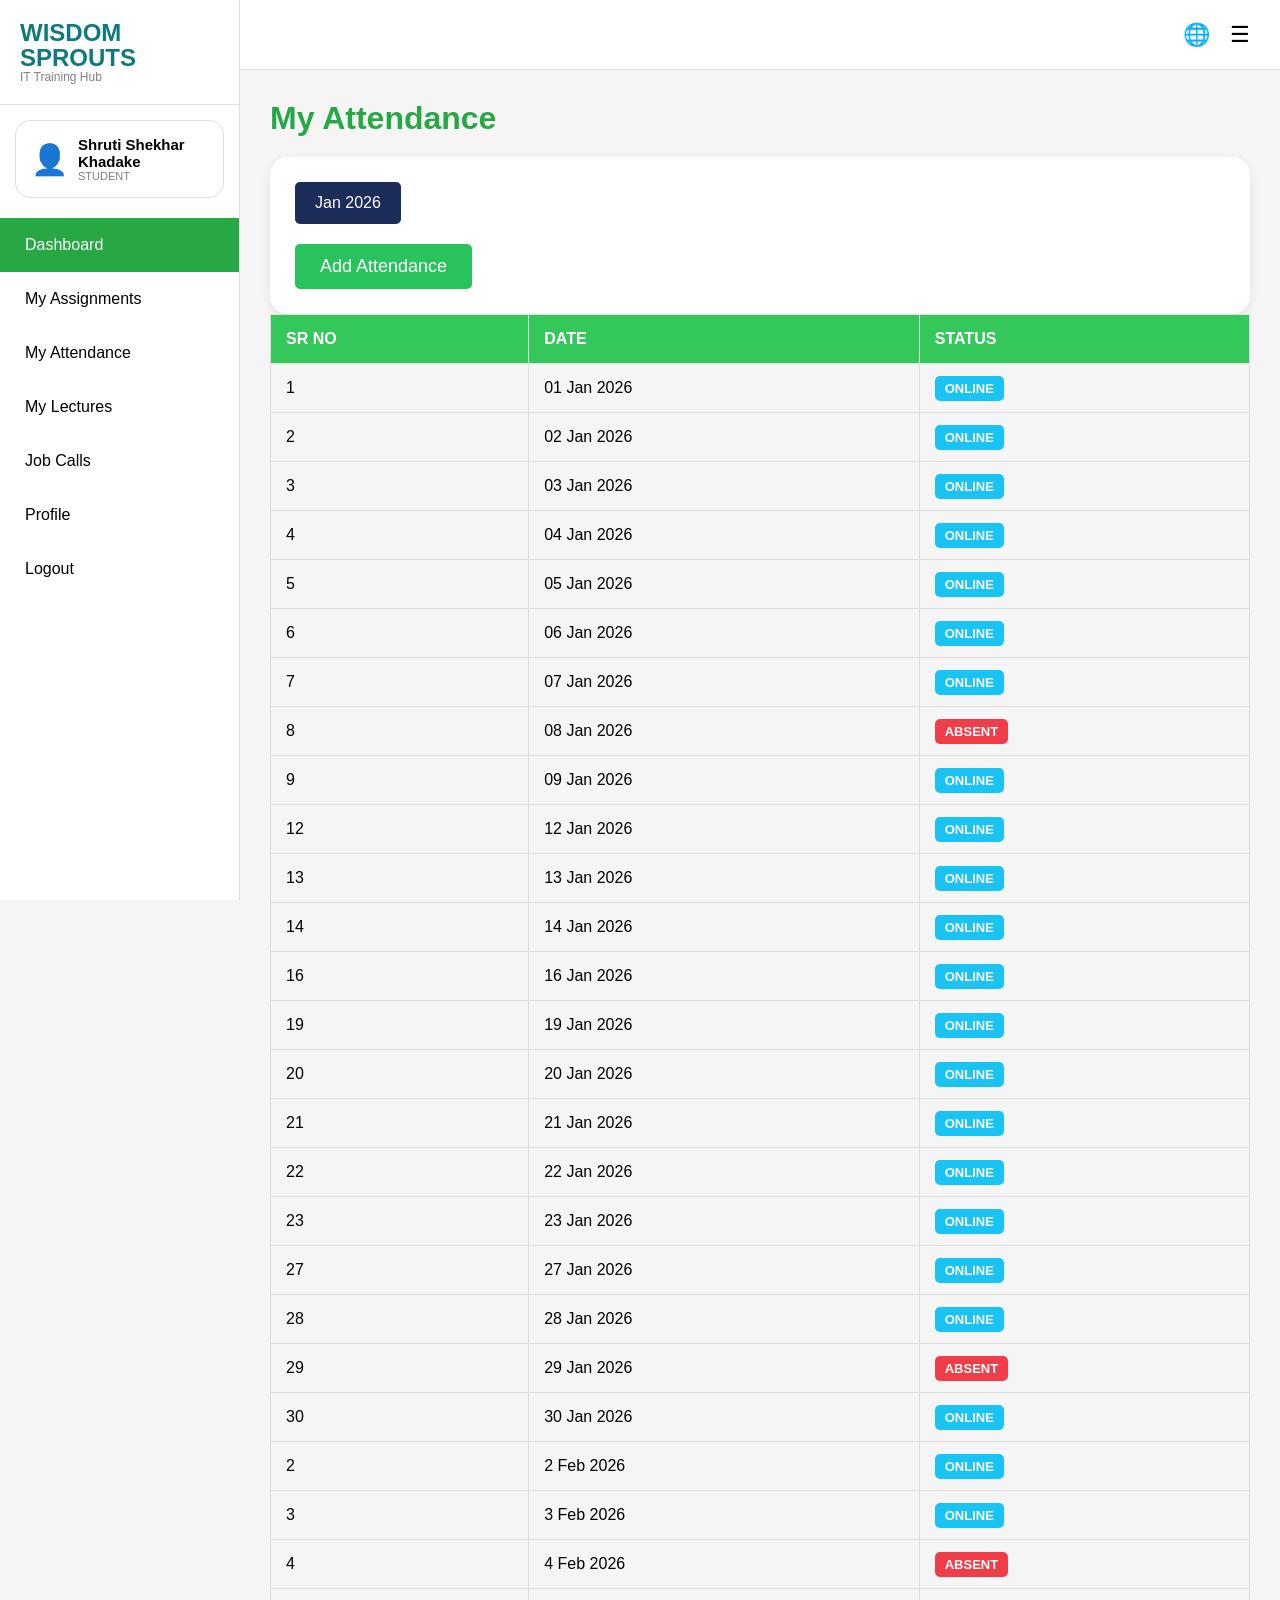
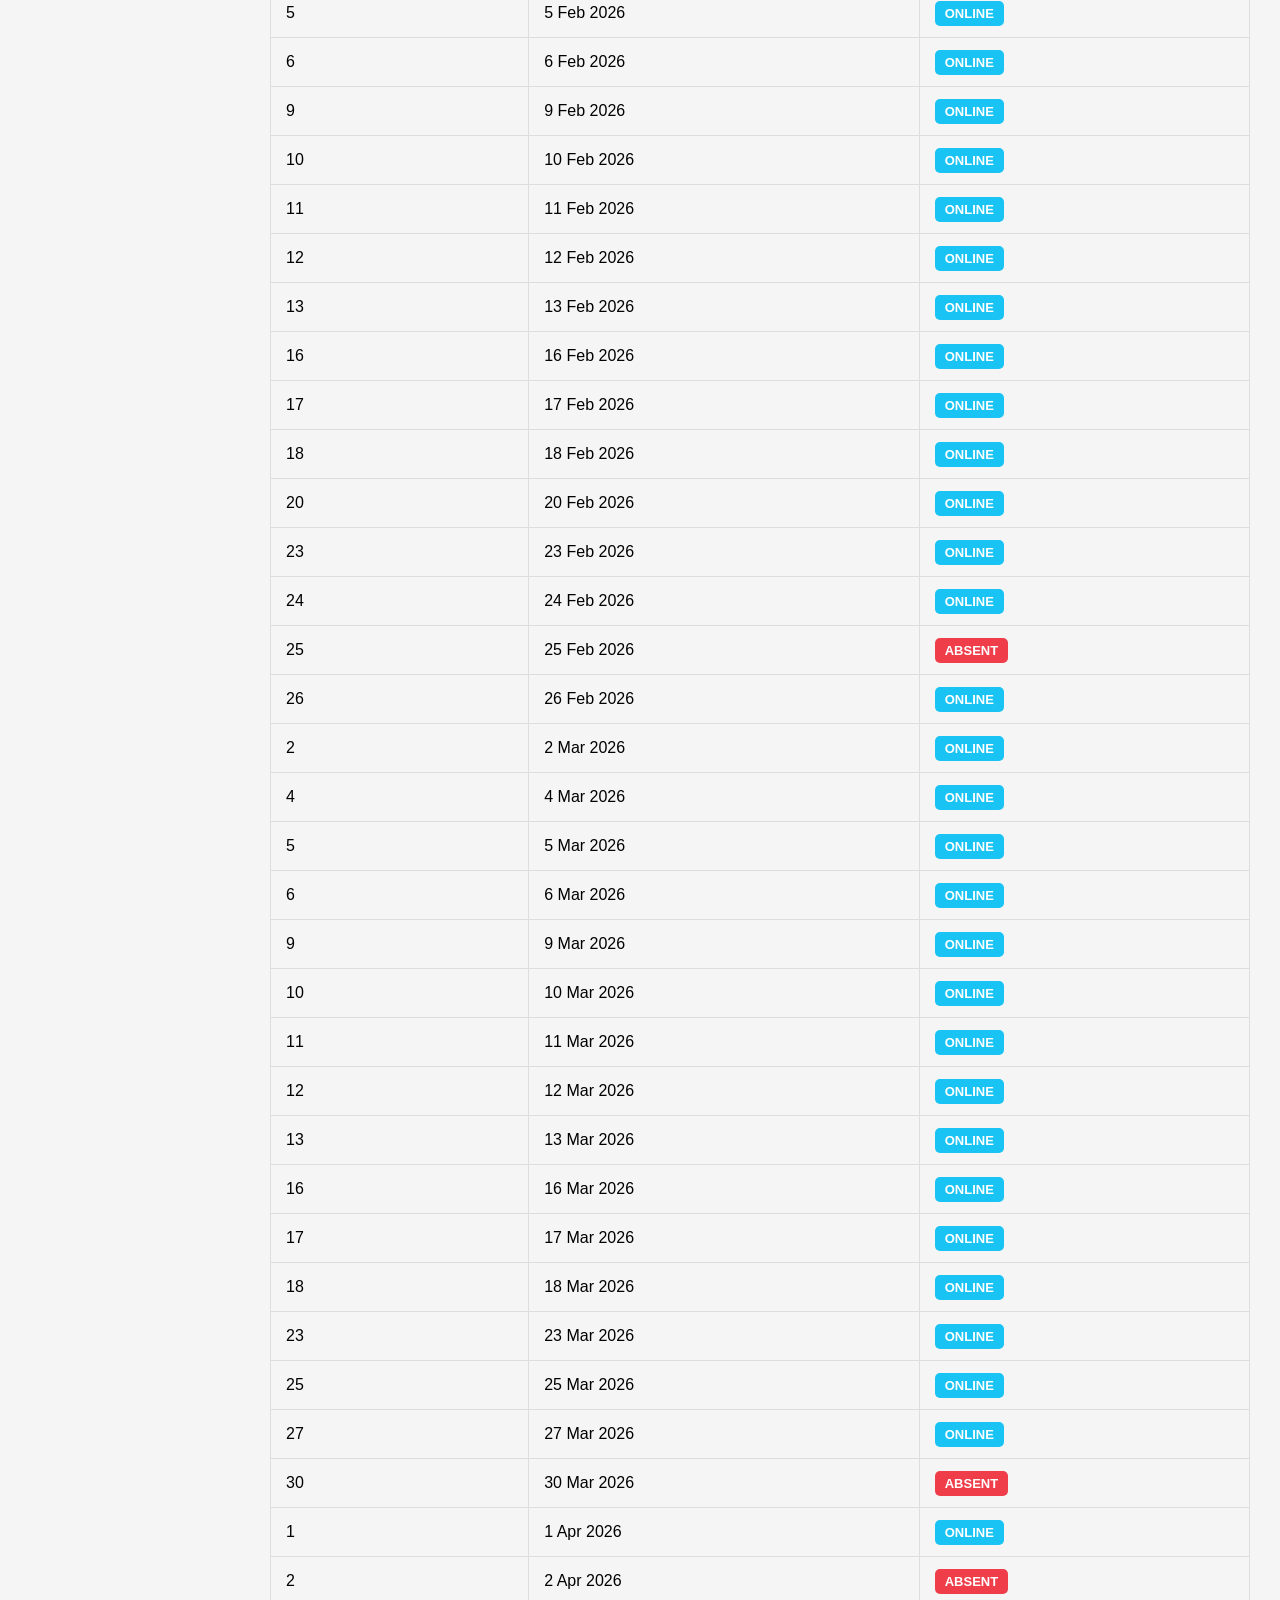
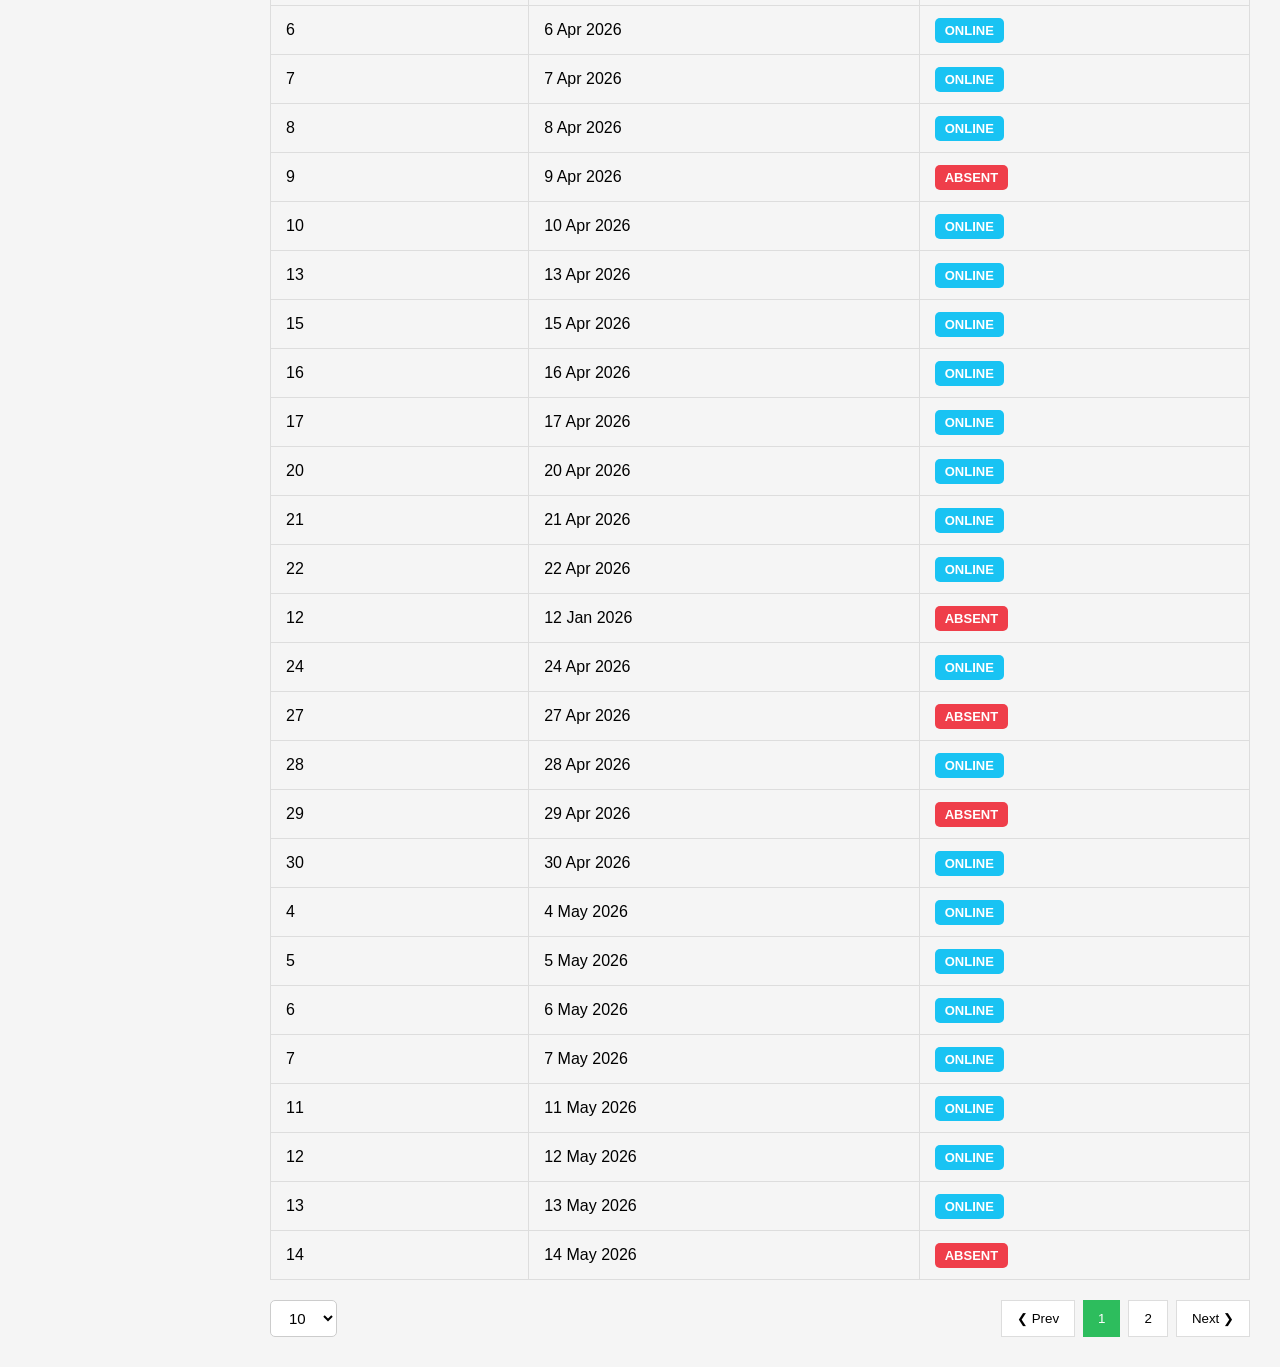
<file: index.html>
<!DOCTYPE html>
<html lang="en">

<head>
  <meta charset="UTF-8">
  <meta name="viewport" content="width=device-width, initial-scale=1.0">
  <title>Attendance Dashboard</title>
  <link rel="stylesheet" href="style.css">
</head>

<body>

  <div class="container">

    <!-- Sidebar -->
    <div class="sidebar">

      <div class="logo">
        <h2>WISDOM</h2>
        <h2>SPROUTS</h2>
        <p>IT Training Hub</p>
      </div>

      <div class="profile-card">

        <div class="profile-icon">
          👤
        </div>

        <div>
          <h3>Shruti Shekhar Khadake</h3>
          <p>STUDENT</p>
        </div>

      </div>

      
<ul class="menu">

  <li class="active">
    <a href="Dashboard.html">Dashboard</a>
  </li>

  <li>
    <a href="assignment.html">My Assignments</a>
  </li>

  <li>
    <a href="attendance.html">My Attendance</a>
  </li>

  <li>
    <a href="lectures.html">My Lectures</a>
  </li>

  <li>
    <a href="jobcalls.html">Job Calls</a>
  </li>

  <li>
    <a href="profile.html">Profile</a>
  </li>

  <li>
    <a href="#">Logout</a>
  </li>

</ul>



    </div>

    <!-- Main Content -->
    <div class="main">

      <!-- Navbar -->
      <div class="navbar">
        <span>🌐</span>
        <span>☰</span>
      </div>

      <!-- Content -->
      <div class="content">

        <h1>My Attendance</h1>

        <div class="card">

          <!-- Top Buttons -->
          <div class="top-section">


 <div class="month-dropdown">

  <button class="month-btn" id="selectedMonthBtn">
    Jan 2026
  </button>

  <div class="month-grid" id="monthGrid">

    <span class="month-item active-month" data-month="Jan">Jan</span>
    <span class="month-item" data-month="Feb">Feb</span>
    <span class="month-item" data-month="Mar">Mar</span>
    <span class="month-item" data-month="Apr">Apr</span>

    <span class="month-item" data-month="May">May</span>
    <span class="month-item" data-month="Jun">Jun</span>
    <span class="month-item" data-month="Jul">Jul</span>
    <span class="month-item" data-month="Aug">Aug</span>

    <span class="month-item" data-month="Sep">Sep</span>
    <span class="month-item" data-month="Oct">Oct</span>
    <span class="month-item" data-month="Nov">Nov</span>
    <span class="month-item" data-month="Dec">Dec</span>

  </div>

</div>

</div>

            <button class="add-btn">
              Add Attendance
            </button>

          </div>

          <!-- Table -->
          <table>

            <thead>

              <tr>
                <th>SR NO</th>
                <th>DATE</th>
                <th>STATUS</th>
              </tr>

            </thead>

            <tbody>

              <tr>
                <td>1</td>
                <td>01 Jan 2026</td>
                <td><span class="online">ONLINE</span></td>
              </tr>

              <tr>
                <td>2</td>
                <td>02 Jan 2026</td>
                <td><span class="online">ONLINE</span></td>
              </tr>

              <tr>
                <td>3</td>
                <td>03 Jan 2026</td>
                <td><span class="online">ONLINE</span></td>
              </tr>

              <tr>
                <td>4</td>
                <td>04 Jan 2026</td>
                <td><span class="online">ONLINE</span></td>
              </tr>

              <tr>
                <td>5</td>
                <td>05 Jan 2026</td>
                <td><span class="online">ONLINE</span></td>
              </tr>

              <tr>
                <td>6</td>
                <td>06 Jan 2026</td>
                <td><span class="online">ONLINE</span></td>
              </tr>

              <tr>
                <td>7</td>
                <td>07 Jan 2026</td>
                <td><span class="online">ONLINE</span></td>
              </tr>

              <tr>
                <td>8</td>
                <td>08 Jan 2026</td>
                <td><span class="absent">ABSENT</span></td>
              </tr>

              <tr>
                <td>9</td>
                <td>09 Jan 2026</td>
                <td><span class="online">ONLINE</span></td>
              </tr>

              <tr>
                <td>12</td>
                <td>12 Jan 2026</td>
                <td><span class="online">ONLINE</span></td>
              </tr>

              <tr>
                <td>13</td>
                <td>13 Jan 2026</td>
                <td><span class="online">ONLINE</span></td>
              </tr>

              <tr>
                <td>14</td>
                <td>14 Jan 2026</td>
                <td><span class="online">ONLINE</span></td>
              </tr>

              <tr>
                <td>16</td>
                <td>16 Jan 2026</td>
                <td><span class="online">ONLINE</span></td>
              </tr>
              
              <tr>
                <td>19</td>
                <td>19 Jan 2026</td>
                <td><span class="online">ONLINE</span></td>
              </tr>

              <tr>
                <td>20</td>
                <td>20 Jan 2026</td>
                <td><span class="online">ONLINE</span></td>
              </tr>
              
              <tr>
                <td>21</td>
                <td>21 Jan 2026</td>
                <td><span class="online">ONLINE</span></td>
              </tr>

              <tr>
                <td>22</td>
                <td>22 Jan 2026</td>
                <td><span class="online">ONLINE</span></td>
              </tr>
              
              <tr>
                <td>23</td>
                <td>23 Jan 2026</td>
                <td><span class="online">ONLINE</span></td>
              </tr>

              <tr>
                <td>27</td>
                <td>27 Jan 2026</td>
                <td><span class="online">ONLINE</span></td>
              </tr>
              
              <tr>
                <td>28</td>
                <td>28 Jan 2026</td>
                <td><span class="online">ONLINE</span></td>
              </tr>

              <tr>
                <td>29</td>
                <td>29 Jan 2026</td>
                <td><span class="absent">ABSENT</span></td>
              </tr>

              
              <tr>
                <td>30</td>
                <td>30 Jan 2026</td>
                <td><span class="online">ONLINE</span></td>
              </tr>

              <tr>
                <td>2</td>
                <td>2 Feb 2026</td>
                <td><span class="online">ONLINE</span></td>
              </tr>
              
              <tr>
                <td>3</td>
                <td>3 Feb 2026</td>
                <td><span class="online">ONLINE</span></td>
              </tr>

              <tr>
                <td>4</td>
                <td>4 Feb 2026</td>
                <td><span class="absent">ABSENT</span></td>
              </tr>
              
              <tr>
                <td>5</td>
                <td>5 Feb 2026</td>
                <td><span class="online">ONLINE</span></td>
              </tr>

              <tr>
                <td>6</td>
                <td>6 Feb 2026</td>
                <td><span class="online">ONLINE</span></td>
              </tr>
              
              <tr>
                <td>9</td>
                <td>9 Feb 2026</td>
                <td><span class="online">ONLINE</span></td>
              </tr>

              <tr>
                <td>10</td>
                <td>10 Feb 2026</td>
                <td><span class="online">ONLINE</span></td>
              </tr>
              
              <tr>
                <td>11</td>
                <td>11 Feb 2026</td>
                <td><span class="online">ONLINE</span></td>
              </tr>

              <tr>
                <td>12</td>
                <td>12 Feb 2026</td>
                <td><span class="online">ONLINE</span></td>
              </tr>
              
              <tr>
                <td>13</td>
                <td>13 Feb 2026</td>
                <td><span class="online">ONLINE</span></td>
              </tr>

              <tr>
                <td>16</td>
                <td>16 Feb 2026</td>
                <td><span class="online">ONLINE</span></td>
              </tr>
              
              <tr>
                <td>17</td>
                <td>17 Feb 2026</td>
                <td><span class="online">ONLINE</span></td>
              </tr>

              <tr>
                <td>18</td>
                <td>18 Feb 2026</td>
                <td><span class="online">ONLINE</span></td>
              </tr>
              
              <tr>
                <td>20</td>
                <td>20 Feb 2026</td>
                <td><span class="online">ONLINE</span></td>
              </tr>

              <tr>
                <td>23</td>
                <td>23 Feb 2026</td>
                <td><span class="online">ONLINE</span></td>
              </tr>
              
              <tr>
                <td>24</td>
                <td>24 Feb 2026</td>
                <td><span class="online">ONLINE</span></td>
              </tr>

              <tr>
                <td>25</td>
                <td>25 Feb 2026</td>
                <td><span class="absent">ABSENT</span></td>
              </tr>
              
              <tr>
                <td>26</td>
                <td>26 Feb 2026</td>
                <td><span class="online">ONLINE</span></td>
              </tr>

              <tr>
                <td>2</td>
                <td>2 Mar 2026</td>
                <td><span class="online">ONLINE</span></td>
              </tr>
              
              <tr>
                <td>4</td>
                <td>4 Mar 2026</td>
                <td><span class="online">ONLINE</span></td>
              </tr>

              <tr>
                <td>5</td>
                <td>5 Mar 2026</td>
                <td><span class="online">ONLINE</span></td>
              </tr>

              
              <tr>
                <td>6</td>
                <td>6 Mar 2026</td>
                <td><span class="online">ONLINE</span></td>
              </tr>

              <tr>
                <td>9</td>
                <td>9 Mar 2026</td>
                <td><span class="online">ONLINE</span></td>
              </tr>
              
              <tr>
                <td>10</td>
                <td>10 Mar 2026</td>
                <td><span class="online">ONLINE</span></td>
              </tr>

              <tr>
                <td>11</td>
                <td>11 Mar 2026</td>
                <td><span class="online">ONLINE</span></td>
              </tr>
              
              <tr>
                <td>12</td>
                <td>12 Mar 2026</td>
                <td><span class="online">ONLINE</span></td>
              </tr>

              <tr>
                <td>13</td>
                <td>13 Mar 2026</td>
                <td><span class="online">ONLINE</span></td>
              </tr>
              
              <tr>
                <td>16</td>
                <td>16 Mar 2026</td>
                <td><span class="online">ONLINE</span></td>
              </tr>

              <tr>
                <td>17</td>
                <td>17 Mar 2026</td>
                <td><span class="online">ONLINE</span></td>
              </tr>
              
              <tr>
                <td>18</td>
                <td>18 Mar 2026</td>
                <td><span class="online">ONLINE</span></td>
              </tr>

              <tr>
                <td>23</td>
                <td>23 Mar 2026</td>
                <td><span class="online">ONLINE</span></td>
              </tr>

              <tr>
                <td>25</td>
                <td>25 Mar 2026</td>
                <td><span class="online">ONLINE</span></td>
              </tr>
              
              <tr>
                <td>27</td>
                <td>27 Mar 2026</td>
                <td><span class="online">ONLINE</span></td>
              </tr>

              <tr>
                <td>30</td>
                <td>30 Mar 2026</td>
                <td><span class="absent">ABSENT</span></td>
              </tr>
              
              <tr>
                <td>1</td>
                <td>1 Apr 2026</td>
                <td><span class="online">ONLINE</span></td>
              </tr>

              <tr>
                <td>2</td>
                <td>2 Apr 2026</td>
                <td><span class="absent">ABSENT</span></td>
              </tr>
              
              <tr>
                <td>6</td>
                <td>6 Apr 2026</td>
                <td><span class="online">ONLINE</span></td>
              </tr>

              <tr>
                <td>7</td>
                <td>7 Apr 2026</td>
                <td><span class="online">ONLINE</span></td>
              </tr>
              
              <tr>
                <td>8</td>
                <td>8 Apr 2026</td>
                <td><span class="online">ONLINE</span></td>
              </tr>

              <tr>
                <td>9</td>
                <td>9 Apr 2026</td>
                <td><span class="absent">ABSENT</span></td>
              </tr>
              
              <tr>
                <td>10</td>
                <td>10 Apr 2026</td>
                <td><span class="online">ONLINE</span></td>
              </tr>

              <tr>
                <td>13</td>
                <td>13 Apr 2026</td>
                <td><span class="online">ONLINE</span></td>
              </tr>
              
              <tr>
                <td>15</td>
                <td>15 Apr 2026</td>
                <td><span class="online">ONLINE</span></td>
              </tr>

              <tr>
                <td>16</td>
                <td>16 Apr 2026</td>
                <td><span class="online">ONLINE</span></td>
              </tr>

              
              <tr>
                <td>17</td>
                <td>17 Apr 2026</td>
                <td><span class="online">ONLINE</span></td>
              </tr>

              <tr>
                <td>20</td>
                <td>20 Apr 2026</td>
                <td><span class="online">ONLINE</span></td>
              </tr>
              
              <tr>
                <td>21</td>
                <td>21 Apr 2026</td>
                <td><span class="online">ONLINE</span></td>
              </tr>

              <tr>
                <td>22</td>
                <td>22 Apr 2026</td>
                <td><span class="online">ONLINE</span></td>
              </tr>

              <tr>
                <td>12</td>
                <td>12 Jan 2026</td>
                <td><span class="absent">ABSENT</span></td>
              </tr>

              
              <tr>
                <td>24</td>
                <td>24 Apr 2026</td>
                <td><span class="online">ONLINE</span></td>
              </tr>

              <tr>
                <td>27</td>
                <td>27 Apr 2026</td>
                <td><span class="absent">ABSENT</span></td>
              </tr>
              
              <tr>
                <td>28</td>
                <td>28 Apr 2026</td>
                <td><span class="online">ONLINE</span></td>
              </tr>

              <tr>
                <td>29</td>
                <td>29 Apr 2026</td>
                <td><span class="absent">ABSENT</span></td>
              </tr>
              
              <tr>
                <td>30</td>
                <td>30 Apr 2026</td>
                <td><span class="online">ONLINE</span></td>
              </tr>

              <tr>
                <td>4</td>
                <td>4 May 2026</td>
                <td><span class="online">ONLINE</span></td>
              </tr>
              
              <tr>
                <td>5</td>
                <td>5 May 2026</td>
                <td><span class="online">ONLINE</span></td>
              </tr>

              <tr>
                <td>6</td>
                <td>6 May 2026</td>
                <td><span class="online">ONLINE</span></td>
              </tr>
              
              <tr>
                <td>7</td>
                <td>7 May 2026</td>
                <td><span class="online">ONLINE</span></td>
              </tr>

              <tr>
                <td>11</td>
                <td>11 May 2026</td>
                <td><span class="online">ONLINE</span></td>
              </tr>
              
              <tr>
                <td>12</td>
                <td>12 May 2026</td>
                <td><span class="online">ONLINE</span></td>
              </tr>

              <tr>
                <td>13</td>
                <td>13 May 2026</td>
                <td><span class="online">ONLINE</span></td>
              </tr>
              
              <tr>
                <td>14</td>
                <td>14 May 2026</td>
                <td><span class="absent">ABSENT</span></td>
              </tr>


            </tbody>

          </table>

          <!-- Pagination -->
          <div class="pagination-container">

            <div class="entries-box">

              <select id="entries">
                <option>10</option>
                <option>25</option>
                <option>50</option>
              </select>

            </div>

            <div class="pagination">

              <button class="page-btn prev-btn">
                ❮ Prev
              </button>

              <button class="page-btn active-page">
                1
              </button>

              <button class="page-btn">
                2
              </button>

              <button class="page-btn next-btn">
                Next ❯
              </button>

            </div>

          </div>

        </div>

      </div>

    </div>

  </div>

  <script src="script.js"></script>

</body>

</html>
</file>
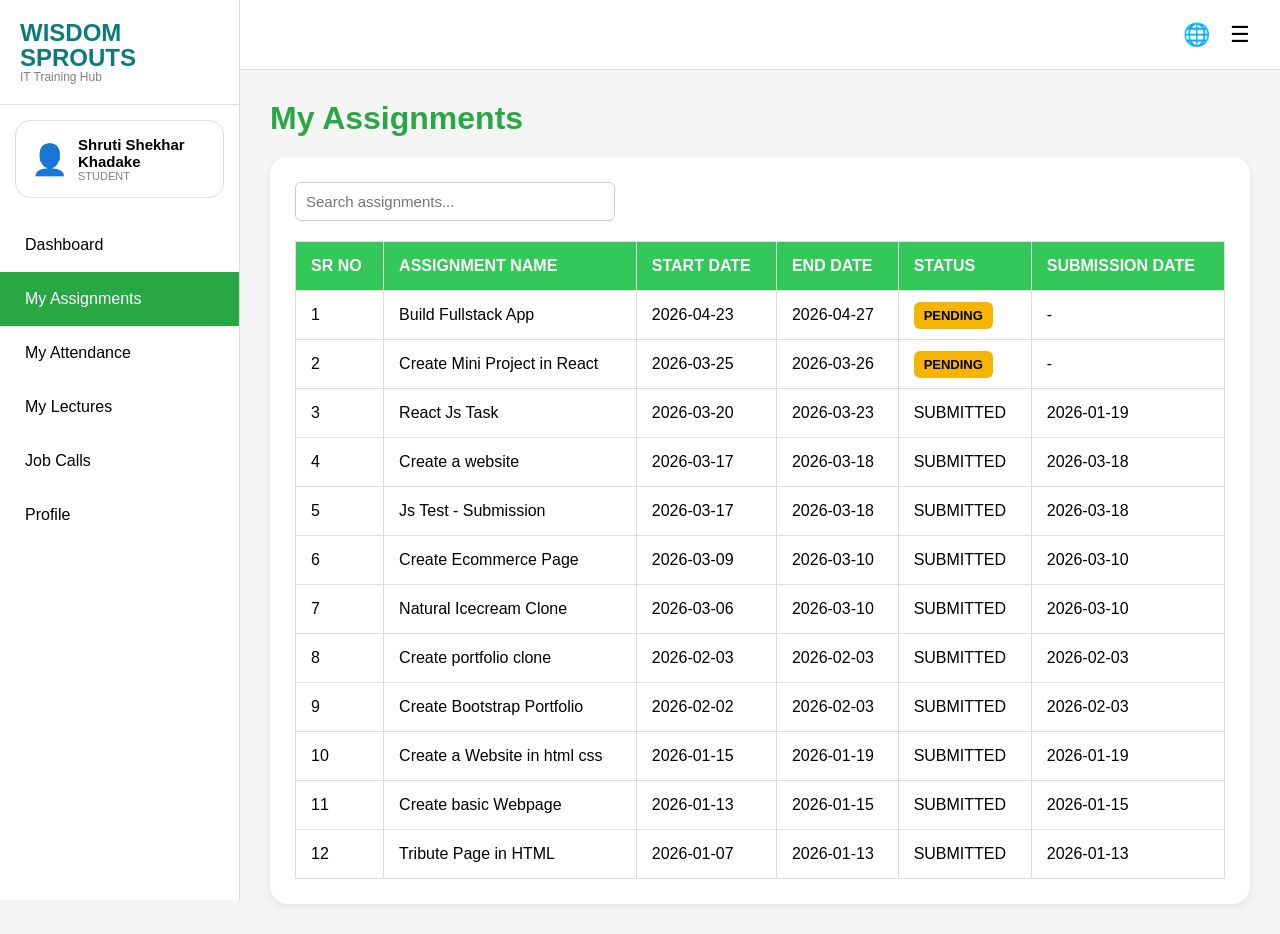
<file: assignment.html>
<!-- assignments.html -->

<!DOCTYPE html>
<html lang="en">

<head>

  <meta charset="UTF-8">

  <meta name="viewport" content="width=device-width, initial-scale=1.0">

  <title>My Assignments</title>

  <link rel="stylesheet" href="style.css">

</head>

<body class="assignment-page">

  <div class="container">

    <!-- SIDEBAR -->

    <div class="sidebar">

      <div class="logo">

        <h2>WISDOM</h2>
        <h2>SPROUTS</h2>

        <p>IT Training Hub</p>

      </div>

      <!-- PROFILE -->

      <div class="profile-card">

        <div class="profile-icon">
          👤
        </div>

        <div>

          <h3>Shruti Shekhar Khadake</h3>

          <p>STUDENT</p>

        </div>

      </div>

      <!-- MENU -->

      <ul class="menu">

        <li>
          <a href="Dashboard.html">Dashboard</a>
        </li>

        <li class="active">
          <a href="assignment.html">My Assignments</a>
        </li>

        <li>
          <a href="attendance.html">My Attendance</a>
        </li>

        <li>
          <a href="lectures.html">My Lectures</a>
        </li>

        <li>
          <a href="jobcalls.html">Job Calls</a>
        </li>

        <li>
          <a href="profile.html">Profile</a>
        </li>

      </ul>

    </div>

    <!-- MAIN -->

    <div class="main">

      <!-- NAVBAR -->

      <div class="navbar">

        <span>🌐</span>

        <span>☰</span>

      </div>

      <!-- CONTENT -->

      <div class="content">

        <h1>My Assignments</h1>

        <div class="card">

          <!-- SEARCH -->

          <div class="search-box">

            <input
              type="text"
              id="searchInput"
              placeholder="Search assignments..."
            >

          </div>

          <!-- TABLE -->

          <table>

            <thead>

              <tr>

                <th>SR NO</th>

                <th>ASSIGNMENT NAME</th>

                <th>START DATE</th>

                <th>END DATE</th>

                <th>STATUS</th>

                <th>SUBMISSION DATE</th>

              </tr>

            </thead>

            <tbody id="assignmentTable">

  <tr onclick="showAssignment(1)">
    <td>1</td>
    <td>Build Fullstack App</td>
    <td>2026-04-23</td>
    <td>2026-04-27</td>
    <td><span class="pending">PENDING</span></td>
    <td>-</td>
  </tr>

  <tr onclick="showAssignment(2)">
    <td>2</td>
    <td>Create Mini Project in React</td>
    <td>2026-03-25</td>
    <td>2026-03-26</td>
    <td><span class="pending">PENDING</span></td>
    <td> -</td>
  </tr>

  <tr onclick="showAssignment(3)">
  <td>3</td>
  <td>React Js Task</td>
  <td>2026-03-20</td>
  <td>2026-03-23</td>
  <td><span class="submitted">SUBMITTED</span></td>
  <td>2026-01-19</td>
</tr>

  <tr onclick="showAssignment(4)">
    <td>4</td>
    <td>Create a website</td>
    <td>2026-03-17</td>
    <td>2026-03-18</td>
    <td><span class="submitted">SUBMITTED</span></td>
    <td>2026-03-18</td>
  </tr>

  <tr onclick="showAssignment(5)">
    <td>5</td>
    <td>Js Test - Submission</td>
    <td>2026-03-17</td>
    <td>2026-03-18</td>
    <td><span class="submitted">SUBMITTED</span></td>
    <td>2026-03-18</td>
  </tr>

  <tr onclick="showAssignment(6)">
    <td>6</td>
    <td>Create Ecommerce Page</td>
    <td>2026-03-09</td>
    <td>2026-03-10</td>
    <td><span class="submitted">SUBMITTED</span></td>
    <td>2026-03-10</td>
  </tr>

  <tr onclick="showAssignment(7)">
    <td>7</td>
    <td>Natural Icecream Clone</td>
    <td>2026-03-06</td>
    <td>2026-03-10</td>
    <td><span class="submitted">SUBMITTED</span></td>
    <td>2026-03-10</td>
  </tr>

  <tr onclick="showAssignment(8)">
    <td>8</td>
    <td>Create portfolio clone</td>
    <td>2026-02-03</td>
    <td>2026-02-03</td>
    <td><span class="submitted">SUBMITTED</span></td>
    <td>2026-02-03</td>
  </tr>

  <tr onclick="showAssignment(9)">
    <td>9</td>
    <td>Create Bootstrap Portfolio</td>
    <td>2026-02-02</td>
    <td>2026-02-03</td>
    <td><span class="submitted">SUBMITTED</span></td>
    <td>2026-02-03</td>
  </tr>

  <tr onclick="showAssignment(10)">
    <td>10</td>
    <td>Create a Website in html css</td>
    <td>2026-01-15</td>
    <td>2026-01-19</td>
    <td><span class="submitted">SUBMITTED</span></td>
    <td>2026-01-19</td>
  </tr>

    <tr onclick="showAssignment(11)">
    <td>11</td>
    <td>Create basic Webpage</td>
    <td>2026-01-13</td>
    <td>2026-01-15</td>
    <td><span class="submitted">SUBMITTED</span></td>
    <td>2026-01-15</td>
  </tr>

  <tr onclick="showAssignment(12)">
    <td>12</td>
    <td>Tribute Page in HTML</td>
    <td>2026-01-07</td>
    <td>2026-01-13</td>
    <td><span class="submitted">SUBMITTED </span></td>
    <td>2026-01-13</td>
  </tr>


</tbody>

          </table>

          <div id="assignmentDetails" class="details-card" style="display:none;">

  <h2>Assignment Details</h2>

  <div class="detail-header">

    <h3 id="detailTitle"></h3>

    <button class="submitted-btn">Submitted</button>

  </div>

  <p id="detailDescription"></p>

  <div class="detail-info">

    <p><strong>Start Date:</strong> <span id="detailStart"></span></p>

    <p><strong>End Date:</strong> <span id="detailEnd"></span></p>

    <p><strong>Status:</strong> <span id="detailStatus"></span></p>

    <p><strong>Submission Method:</strong> LINK</p>

  </div>

</div>

        </div>

      </div>

    </div>

  </div>


<script>
if (document.body.classList.contains("assignment-page")) {

  const assignments = {

    1: {
      title: "Build Fullstack App",
      description: "Build a web app...",
      start: "23 Apr 2026",
      end: "27 Apr 2026",
      status: "ACTIVE"
    },

    2: {
      title: "Create Mini Project in React",
      description: "Create a mini project in react js with props.",
      start: "25 Mar 2026",
      end: "26 Mar 2026",
      status: "ACTIVE"
    },

    3: {
      title: "React JS Task",
      description: "Build Student Profile Card App...",
      start: "20 Mar 2026",
      end: "23 Mar 2026",
      status: "ACTIVE"
    },
    
    4: {
      title: "Create a website",
      description: "Create a website using HTML and CSS.",
      start: "17 Mar 2026",
      end: "18 Mar 2026",
      status: "ACTIVE"
    },
    5: {
      title: "JS Test - Submission",
      description: "Complete the JavaScript test and submit your answers.",
      start: "17 Mar 2026",
      end: "18 Mar 2026",
      status: "ACTIVE"
    },

    6: {
      title: "Create Ecommerce Page",
      description: "Design and develop an ecommerce page using HTML, CSS, and JavaScript.",
      start: "09 Mar 2026",
      end: "10 Mar 2026",
      status: "ACTIVE"
    },

    7: {
      title: "Natural Icecream Clone",
      description: "Create a clone of the Natural Icecream website using HTML, CSS, and JavaScript.",
      start: "06 Mar 2026",
      end: "10 Mar 2026",
      status: "ACTIVE"
    },

    8: {
      title: "Create portfolio clone",
      description: "Design and develop a portfolio clone using HTML, CSS, and JavaScript.",
      start: "03 Feb 2026",
      end: "03 Feb 2026",
      status: "ACTIVE"
    },

    9: {
      title: "Create Bootstrap Portfolio",
      description: "Build a portfolio website using Bootstrap framework.",
      start: "02 Feb 2026",
      end: "03 Feb 2026",
      status: "ACTIVE"
    },

    10: {
      title: "Create a Website in html css",
      description: "Design and develop a website using HTML and CSS.",
      start: "15 Jan 2026",
      end: "19 Jan 2026",
      status: "ACTIVE"
    },

    11: {
      title: "Create basic Webpage",
      description: "Build a basic webpage using HTML and CSS.",
      start: "13 Jan 2026",
      end: "15 Jan 2026",
      status: "ACTIVE"
    },

    12: {
      title: "Tribute Page in HTML",
      description: "Create a tribute page using HTML and CSS.",
      start: "07 Jan 2026",
      end: "13 Jan 2026",
      status: "ACTIVE"
    }

  };

  // SHOW DETAILS

  window.showAssignment = function(id) {

    const assignment = assignments[id];

    document.getElementById("assignmentDetails").style.display = "block";

    document.getElementById("detailTitle").innerText =
      assignment.title;

    document.getElementById("detailDescription").innerText =
      assignment.description;

    document.getElementById("detailStart").innerText =
      assignment.start;

    document.getElementById("detailEnd").innerText =
      assignment.end;

    document.getElementById("detailStatus").innerText =
      assignment.status;
  };

  // SEARCH

  const assignmentSearch =
    document.getElementById("searchInput");

  const rows =
    document.querySelectorAll("#assignmentTable tr");

  assignmentSearch.addEventListener("keyup", () => {

    const value =
      assignmentSearch.value.toLowerCase();

    rows.forEach(row => {

      const text =
        row.innerText.toLowerCase();

      if (text.includes(value)) {

        row.style.display = "";

      } else {

        row.style.display = "none";

      }

    });

  });

}
</script>

  <script src="script.js"></script>

</body>

</html>
</file>
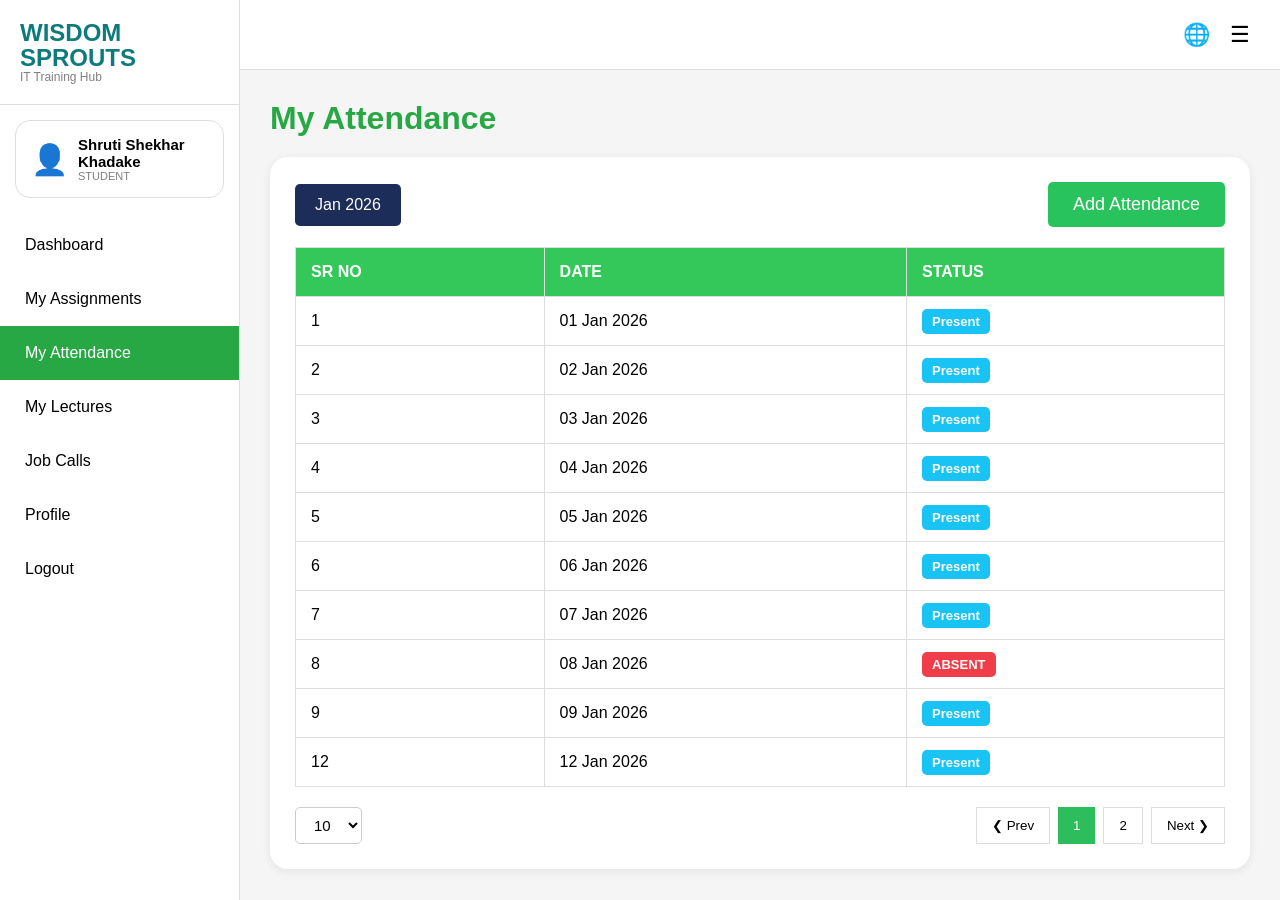
<file: attendance.html>
<!DOCTYPE html>
<html lang="en">

<head>
  <meta charset="UTF-8">
  <meta name="viewport" content="width=device-width, initial-scale=1.0">
  <title>Attendance Dashboard</title>
  <link rel="stylesheet" href="style.css">
</head>

<body>

  <div class="container">

    <!-- Sidebar -->
    <div class="sidebar">

      <div class="logo">
        <h2>WISDOM</h2>
        <h2>SPROUTS</h2>
        <p>IT Training Hub</p>
      </div>

      <div class="profile-card">

        <div class="profile-icon">
          👤
        </div>

        <div>
          <h3>Shruti Shekhar Khadake</h3>
          <p>STUDENT</p>
        </div>

      </div>

      
<ul class="menu">

  <li>
    <a href="Dashboard.html">Dashboard</a>
  </li>

  <li>
    <a href="assignment.html">My Assignments</a>
  </li>

  <li class="active">
    <a href="attendance.html">My Attendance</a>
  </li>

  <li>
    <a href="lectures.html">My Lectures</a>
  </li>

  <li>
    <a href="jobcalls.html">Job Calls</a>
  </li>

  <li>
    <a href="profile.html">Profile</a>
  </li>

  <li>
    <a href="#">Logout</a>
  </li>

</ul>



    </div>

    <!-- Main Content -->
    <div class="main">

      <!-- Navbar -->
      <div class="navbar">
        <span>🌐</span>
        <span>☰</span>
      </div>

      <!-- Content -->
      <div class="content">

        <h1>My Attendance</h1>

        <div class="card">

          <!-- Top Buttons -->
          <div class="top-section">


 <div class="month-dropdown">

  <button class="month-btn" id="selectedMonthBtn">
    Jan 2026
  </button>

    <div class="month-grid" id="monthGrid">

      <span class="month-item active-month" data-month="Jan">Jan</span>
      <span class="month-item" data-month="Feb">Feb</span>
      <span class="month-item" data-month="Mar">Mar</span>
      <span class="month-item" data-month="Apr">Apr</span>

      <span class="month-item" data-month="May">May</span>
      <span class="month-item" data-month="Jun">Jun</span>
      <span class="month-item" data-month="Jul">Jul</span>
      <span class="month-item" data-month="Aug">Aug</span>

      <span class="month-item" data-month="Sep">Sep</span>
      <span class="month-item" data-month="Oct">Oct</span>
      <span class="month-item" data-month="Nov">Nov</span>
      <span class="month-item" data-month="Dec">Dec</span>

    </div>

</div>

            <button class="add-btn">
              Add Attendance
            </button>

          </div>

          <!-- Table -->
          <table>

            <thead>

              <tr>
                <th>SR NO</th>
                <th>DATE</th>
                <th>STATUS</th>
              </tr>

            </thead>

            <tbody>

              <tr>
                <td>1</td>
                <td>01 Jan 2026</td>
                <td><span class="online">Present</span></td>
              </tr>

              <tr>
                <td>2</td>
                <td>02 Jan 2026</td>
                <td><span class="online">Present</span></td>
              </tr>

              <tr>
                <td>3</td>
                <td>03 Jan 2026</td>
                <td><span class="online">Present</span></td>
              </tr>

              <tr>
                <td>4</td>
                <td>04 Jan 2026</td>
                <td><span class="online">Present</span></td>
              </tr>

              <tr>
                <td>5</td>
                <td>05 Jan 2026</td>
                <td><span class="online">Present</span></td>
              </tr>

              <tr>
                <td>6</td>
                <td>06 Jan 2026</td>
                <td><span class="online">Present</span></td>
              </tr>

              <tr>
                <td>7</td>
                <td>07 Jan 2026</td>
                <td><span class="online">Present</span></td>
              </tr>

              <tr>
                <td>8</td>
                <td>08 Jan 2026</td>
                <td><span class="absent">ABSENT</span></td>
              </tr>

              <tr>
                <td>9</td>
                <td>09 Jan 2026</td>
                <td><span class="online">Present</span></td>
              </tr>

              <tr>
                <td>12</td>
                <td>12 Jan 2026</td>
                <td><span class="online">Present</span></td>
              </tr>

              <tr>
                <td>13</td>
                <td>13 Jan 2026</td>
                <td><span class="online">Present</span></td>
              </tr>

              <tr>
                <td>14</td>
                <td>14 Jan 2026</td>
                <td><span class="online">Present</span></td>
              </tr>

              <tr>
                <td>16</td>
                <td>16 Jan 2026</td>
                <td><span class="online">Present</span></td>
              </tr>
              
              <tr>
                <td>19</td>
                <td>19 Jan 2026</td>
                <td><span class="online">Present</span></td>
              </tr>

              <tr>
                <td>20</td>
                <td>20 Jan 2026</td>
                <td><span class="online">Present</span></td>
              </tr>
              
              <tr>
                <td>21</td>
                <td>21 Jan 2026</td>
                <td><span class="online">Present</span></td>
              </tr>

              <tr>
                <td>22</td>
                <td>22 Jan 2026</td>
                <td><span class="online">Present</span></td>
              </tr>
              
              <tr>
                <td>23</td>
                <td>23 Jan 2026</td>
                <td><span class="online">Present</span></td>
              </tr>

              <tr>
                <td>27</td>
                <td>27 Jan 2026</td>
                <td><span class="online">Present</span></td>
              </tr>
              
              <tr>
                <td>28</td>
                <td>28 Jan 2026</td>
                <td><span class="online">Present</span></td>
              </tr>

              <tr>
                <td>29</td>
                <td>29 Jan 2026</td>
                <td><span class="absent">ABSENT</span></td>
              </tr>

              
              <tr>
                <td>30</td>
                <td>30 Jan 2026</td>
                <td><span class="online">Present</span></td>
              </tr>

              <tr>
                <td>31</td>
                <td>2 Feb 2026</td>
                <td><span class="online">Present</span></td>
              </tr>
              
              <tr>
                <td>32</td>
                <td>3 Feb 2026</td>
                <td><span class="online">Present</span></td>
              </tr>

              <tr>
                <td>33</td>
                <td>4 Feb 2026</td>
                <td><span class="absent">ABSENT</span></td>
              </tr>
              
              <tr>
                <td>34</td>
                <td>5 Feb 2026</td>
                <td><span class="online">Present</span></td>
              </tr>

              <tr>
                <td>35</td>
                <td>6 Feb 2026</td>
                <td><span class="online">Present</span></td>
              </tr>
              
              <tr>
                <td>36</td>
                <td>9 Feb 2026</td>
                <td><span class="online">Present</span></td>
              </tr>

              <tr>
                <td>37</td>
                <td>10 Feb 2026</td>
                <td><span class="online">Present</span></td>
              </tr>
              
              <tr>
                <td>38</td>
                <td>11 Feb 2026</td>
                <td><span class="online">Present</span></td>
              </tr>

              <tr>
                <td>39</td>
                <td>12 Feb 2026</td>
                <td><span class="online">Present</span></td>
              </tr>
              
              <tr>
                <td>40</td>
                <td>13 Feb 2026</td>
                <td><span class="online">Present</span></td>
              </tr>

              <tr>
                <td>41</td>
                <td>16 Feb 2026</td>
                <td><span class="online">Present</span></td>
              </tr>
              
              <tr>
                <td>42</td>
                <td>17 Feb 2026</td>
                <td><span class="online">Present</span></td>
              </tr>

              <tr>
                <td>43</td>
                <td>18 Feb 2026</td>
                <td><span class="online">Present</span></td>
              </tr>
              
              <tr>
                <td>44</td>
                <td>20 Feb 2026</td>
                <td><span class="online">Present</span></td>
              </tr>

              <tr>
                <td>45</td>
                <td>23 Feb 2026</td>
                <td><span class="online">Present</span></td>
              </tr>
              
              <tr>
                <td>46</td>
                <td>24 Feb 2026</td>
                <td><span class="online">Present</span></td>
              </tr>

              <tr>
                <td>47</td>
                <td>25 Feb 2026</td>
                <td><span class="absent">ABSENT</span></td>
              </tr>
              
              <tr>
                <td>48</td>
                <td>26 Feb 2026</td>
                <td><span class="online">Present</span></td>
              </tr>

              <tr>
                <td>49</td>
                <td>2 Mar 2026</td>
                <td><span class="online">Present</span></td>
              </tr>
              
              <tr>
                <td>50</td>
                <td>4 Mar 2026</td>
                <td><span class="online">Present</span></td>
              </tr>

              <tr>
                <td>51</td>
                <td>5 Mar 2026</td>
                <td><span class="online">Present</span></td>
              </tr>

              
              <tr>
                <td>52</td>
                <td>6 Mar 2026</td>
                <td><span class="online">Present</span></td>
              </tr>

              <tr>
                <td>53</td>
                <td>9 Mar 2026</td>
                <td><span class="online">Present</span></td>
              </tr>
              
              <tr>
                <td>54</td>
                <td>10 Mar 2026</td>
                <td><span class="online">Present</span></td>
              </tr>

              <tr>
                <td>55</td>
                <td>11 Mar 2026</td>
                <td><span class="online">Present</span></td>
              </tr>
              
              <tr>
                <td>56</td>
                <td>12 Mar 2026</td>
                <td><span class="online">Present</span></td>
              </tr>

              <tr>
                <td>57</td>
                <td>13 Mar 2026</td>
                <td><span class="online">Present</span></td>
              </tr>
              
              <tr>
                <td>58</td>
                <td>16 Mar 2026</td>
                <td><span class="online">Present</span></td>
              </tr>

              <tr>
                <td>59</td>
                <td>17 Mar 2026</td>
                <td><span class="online">Present</span></td>
              </tr>
              
              <tr>
                <td>60</td>
                <td>18 Mar 2026</td>
                <td><span class="online">Present</span></td>
              </tr>

              <tr>
                <td>61</td>
                <td>23 Mar 2026</td>
                <td><span class="online">Present</span></td>
              </tr>

              <tr>
                <td>62</td>
                <td>25 Mar 2026</td>
                <td><span class="online">Present</span></td>
              </tr>
              
              <tr>
                <td>63</td>
                <td>27 Mar 2026</td>
                <td><span class="online">Present</span></td>
              </tr>

              <tr>
                <td>64</td>
                <td>30 Mar 2026</td>
                <td><span class="absent">ABSENT</span></td>
              </tr>
              
              <tr>
                <td>65</td>
                <td>1 Apr 2026</td>
                <td><span class="online">Present</span></td>
              </tr>

              <tr>
                <td>66</td>
                <td>2 Apr 2026</td>
                <td><span class="absent">ABSENT</span></td>
              </tr>
              
              <tr>
                <td>67</td>
                <td>6 Apr 2026</td>
                <td><span class="online">Present</span></td>
              </tr>

              <tr>
                <td>68</td>
                <td>7 Apr 2026</td>
                <td><span class="online">Present</span></td>
              </tr>
              
              <tr>
                <td>69</td>
                <td>8 Apr 2026</td>
                <td><span class="online">Present</span></td>
              </tr>

              <tr>
                <td>70</td>
                <td>9 Apr 2026</td>
                <td><span class="absent">ABSENT</span></td>
              </tr>
              
              <tr>
                <td>71</td>
                <td>10 Apr 2026</td>
                <td><span class="online">Present</span></td>
              </tr>

              <tr>
                <td>72</td>
                <td>13 Apr 2026</td>
                <td><span class="online">Present</span></td>
              </tr>
              
              <tr>
                <td>73</td>
                <td>15 Apr 2026</td>
                <td><span class="online">Present</span></td>
              </tr>

              <tr>
                <td>74</td>
                <td>16 Apr 2026</td>
                <td><span class="online">Present</span></td>
              </tr>

              
              <tr>
                <td>75</td>
                <td>17 Apr 2026</td>
                <td><span class="online">Present</span></td>
              </tr>

              <tr>
                <td>76 </td>
                <td>20 Apr 2026</td>
                <td><span class="online">Present</span></td>
              </tr>
              
              <tr>
                <td>78</td>
                <td>21 Apr 2026</td>
                <td><span class="online">Present</span></td>
              </tr>

              <tr>
                <td>79</td>
                <td>22 Apr 2026</td>
                <td><span class="online">Present</span></td>
              </tr>

              <tr>
                <td>80</td>
                <td>12 Jan 2026</td>
                <td><span class="absent">ABSENT</span></td>
              </tr>

              
              <tr>
                <td>81</td>
                <td>24 Apr 2026</td>
                <td><span class="online">Present</span></td>
              </tr>

              <tr>
                <td>82</td>
                <td>27 Apr 2026</td>
                <td><span class="absent">ABSENT</span></td>
              </tr>
              
              <tr>
                <td>83</td>
                <td>28 Apr 2026</td>
                <td><span class="online">Present</span></td>
              </tr>

              <tr>
                <td>84</td>
                <td>29 Apr 2026</td>
                <td><span class="absent">ABSENT</span></td>
              </tr>
              
              <tr>
                <td>85</td>
                <td>30 Apr 2026</td>
                <td><span class="online">Present</span></td>
              </tr>

              <tr>
                <td>86</td>
                <td>4 May 2026</td>
                <td><span class="online">Present</span></td>
              </tr>
              
              <tr>
                <td>87</td>
                <td>5 May 2026</td>
                <td><span class="online">Present</span></td>
              </tr>

              <tr>
                <td>88</td>
                <td>6 May 2026</td>
                <td><span class="online">Present</span></td>
              </tr>
              
              <tr>
                <td>89</td>
                <td>7 May 2026</td>
                <td><span class="online">Present</span></td>
              </tr>

              <tr>
                <td>90</td>
                <td>11 May 2026</td>
                <td><span class="online">Present</span></td>
              </tr>
              
              <tr>
                <td>91</td>
                <td>12 May 2026</td>
                <td><span class="online">Present</span></td>
              </tr>

              <tr>
                <td>92</td>
                <td>13 May 2026</td>
                <td><span class="online">Present</span></td>
              </tr>
              
              <tr>
                <td>93</td>
                <td>14 May 2026</td>
                <td><span class="absent">ABSENT</span></td>
              </tr>


            </tbody>

          </table>

          <!-- Pagination -->
          <div class="pagination-container">

            <div class="entries-box">

              <select id="entries">
                <option>10</option>
                <option>25</option>
                <option>50</option>
              </select>

            </div>

            <div class="pagination">

              <button class="page-btn prev-btn">
                ❮ Prev
              </button>

              <button class="page-btn active-page">
                1
              </button>

              <button class="page-btn">
                2
              </button>

              <button class="page-btn next-btn">
                Next ❯
              </button>

            </div>

          </div>

        </div>

      </div>

    </div>

  </div>

  <script src="script.js"></script>
 <script>

const monthBtn =
document.getElementById("selectedMonthBtn");

const monthGrid =
document.getElementById("monthGrid");

const monthItems =
document.querySelectorAll(".month-item");

const tbody =
document.querySelector("tbody");

const allRows =
Array.from(tbody.querySelectorAll("tr"));

const prevBtn =
document.querySelector(".prev-btn");

const nextBtn =
document.querySelector(".next-btn");

const pageBtns =
document.querySelectorAll(".page-btn");

const entriesSelect =
document.getElementById("entries");

let currentMonth = "Jan";

let currentPage = 1;

let rowsPerPage = 10;

let filteredRows = [];


// ======================
// OPEN DROPDOWN
// ======================

monthBtn.onclick = function(){

  if(monthGrid.style.display === "grid"){

    monthGrid.style.display = "none";

  }else{

    monthGrid.style.display = "grid";

  }

};


// ======================
// MONTH CLICK
// ======================

monthItems.forEach(function(item){

  item.onclick = function(){

    currentMonth =
    item.dataset.month;

    monthBtn.innerText =
    currentMonth + " 2026";

    currentPage = 1;

    monthGrid.style.display = "none";

    filterRows();

  };

});


// ======================
// FILTER ROWS
// ======================

function filterRows(){

  filteredRows =
  allRows.filter(function(row){

    const dateText =
    row.cells[1].innerText;

    return dateText.includes(currentMonth);

  });

  displayRows();

}


// ======================
// DISPLAY ROWS
// ======================

function displayRows(){

  tbody.innerHTML = "";

  const start =
  (currentPage - 1) * rowsPerPage;

  const end =
  start + rowsPerPage;

  const rowsToShow =
  filteredRows.slice(start, end);

  rowsToShow.forEach(function(row){

    tbody.appendChild(row);

  });

}


// ======================
// NEXT BUTTON
// ======================

nextBtn.onclick = function(){

  const totalPages =
  Math.ceil(filteredRows.length / rowsPerPage);

  if(currentPage < totalPages){

    currentPage++;

    displayRows();

  }

};


// ======================
// PREV BUTTON
// ======================

prevBtn.onclick = function(){

  if(currentPage > 1){

    currentPage--;

    displayRows();

  }

};


// ======================
// PAGE BUTTONS
// ======================

pageBtns[1].onclick = function(){

  currentPage = 1;

  displayRows();

};

pageBtns[2].onclick = function(){

  currentPage = 2;

  displayRows();

};


// ======================
// ENTRIES SELECT
// ======================

entriesSelect.onchange = function(){

  rowsPerPage =
  parseInt(this.value);

  currentPage = 1;

  displayRows();

};


// ======================
// INITIAL LOAD
// ======================

filterRows();

</script>

<script src="script.js"></script>

</body>

</body>

</html>
</file>
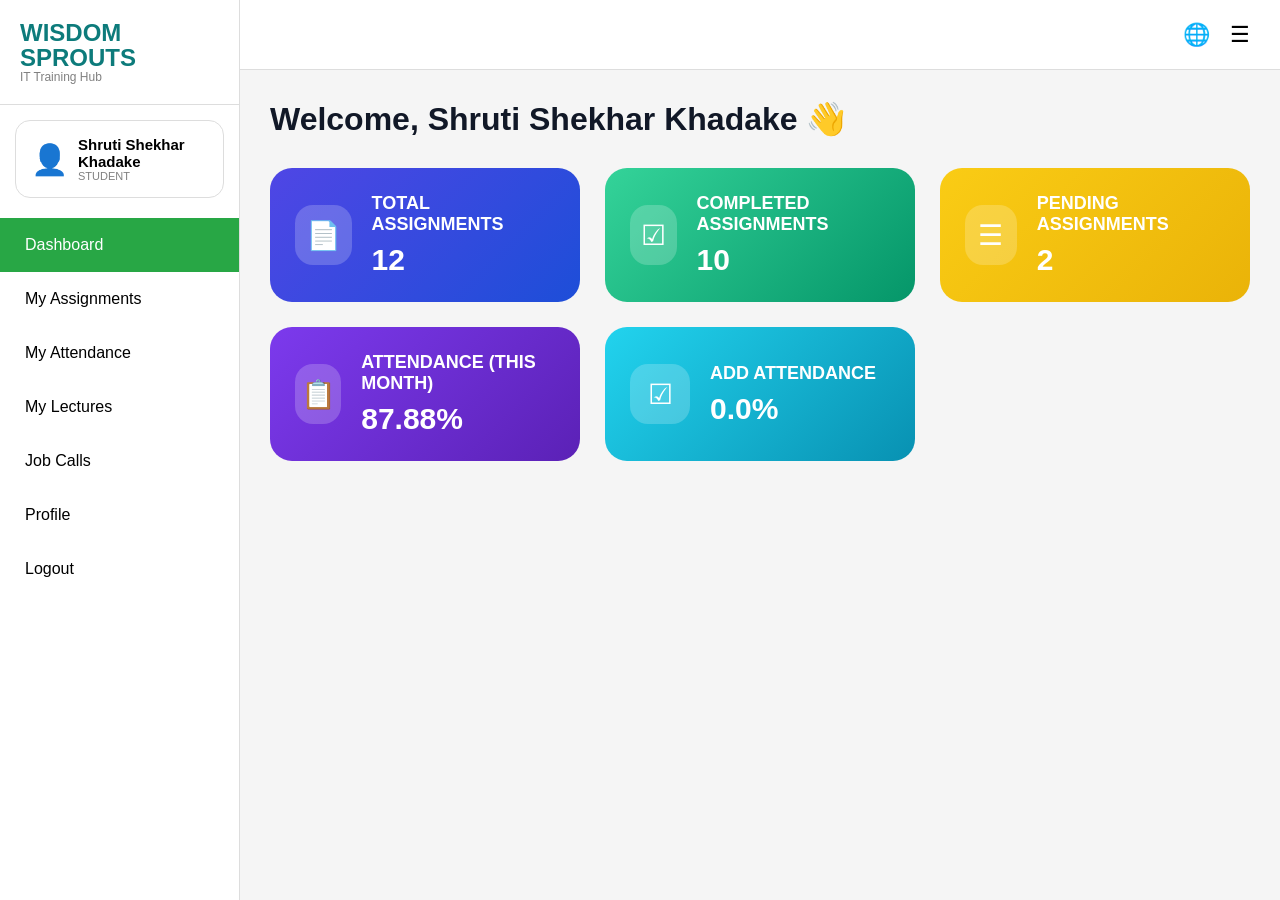
<file: Dashboard.html>
<!-- dashboard.html -->

<!DOCTYPE html>
<html lang="en">

<head>

  <meta charset="UTF-8">

  <meta name="viewport" content="width=device-width, initial-scale=1.0">

  <title>Dashboard</title>

  <link rel="stylesheet" href="style.css">

</head>

<body class="dashboard-page">

  <div class="container">

    <!-- SIDEBAR -->

    <div class="sidebar">

      <div class="logo">

        <h2>WISDOM</h2>
        <h2>SPROUTS</h2>

        <p>IT Training Hub</p>

      </div>

      <!-- PROFILE -->

      <div class="profile-card">

        <div class="profile-icon">
          👤
        </div>

        <div>

          <h3>Shruti Shekhar Khadake</h3>

          <p>STUDENT</p>

        </div>

      </div>

      <!-- MENU -->

      <ul class="menu">

        <li class="active">
          <a href="dashboard.html">Dashboard</a>
        </li>

        <li>
          <a href="assignment.html">My Assignments</a>
        </li>

        <li>
          <a href="attendance.html">My Attendance</a>
        </li>

        <li>
          <a href="lectures.html">My Lectures</a>
        </li>

        <li>
          <a href="jobcalls.html">Job Calls</a>
        </li>

        <li>
          <a href="profile.html">Profile</a>
        </li>

        <li>
          <a href="#">Logout</a>
        </li>

      </ul>

    </div>

    <!-- MAIN -->

    <div class="main">

      <!-- NAVBAR -->

      <div class="navbar">

        <span>🌐</span>

        <span>☰</span>

      </div>

      <!-- CONTENT -->

      <div class="content">

        <h1>
          Welcome, Shruti Shekhar Khadake 👋
        </h1>

        <!-- DASHBOARD CARDS -->

        <div class="dashboard-grid">

          <!-- CARD 1 -->

          <div class="dashboard-card blue">

            <div class="card-icon">
              📄
            </div>

            <div>

              <h3>TOTAL ASSIGNMENTS</h3>

              <p>12</p>

            </div>

          </div>

          <!-- CARD 2 -->

          <div class="dashboard-card green">

            <div class="card-icon">
              ☑
            </div>

            <div>

              <h3>COMPLETED ASSIGNMENTS</h3>

              <p>10</p>

            </div>

          </div>

          <!-- CARD 3 -->

          <div class="dashboard-card yellow">

            <div class="card-icon">
              ☰
            </div>

            <div>

              <h3>PENDING ASSIGNMENTS</h3>

              <p>2</p>

            </div>

          </div>

          <!-- CARD 4 -->

          <div class="dashboard-card purple">

            <div class="card-icon">
              📋
            </div>

            <div>

              <h3>ATTENDANCE (THIS MONTH)</h3>

              <p>87.88%</p>

            </div>

          </div>

          <!-- CARD 5 -->

          <div class="dashboard-card cyan">

            <div class="card-icon">
              ☑
            </div>

            <div>

              <h3>ADD ATTENDANCE</h3>

              <p>0.0%</p>

            </div>

          </div>

        </div>

      </div>

    </div>

  </div>

  <script src="script.js"></script>

</body>

</html>
</file>
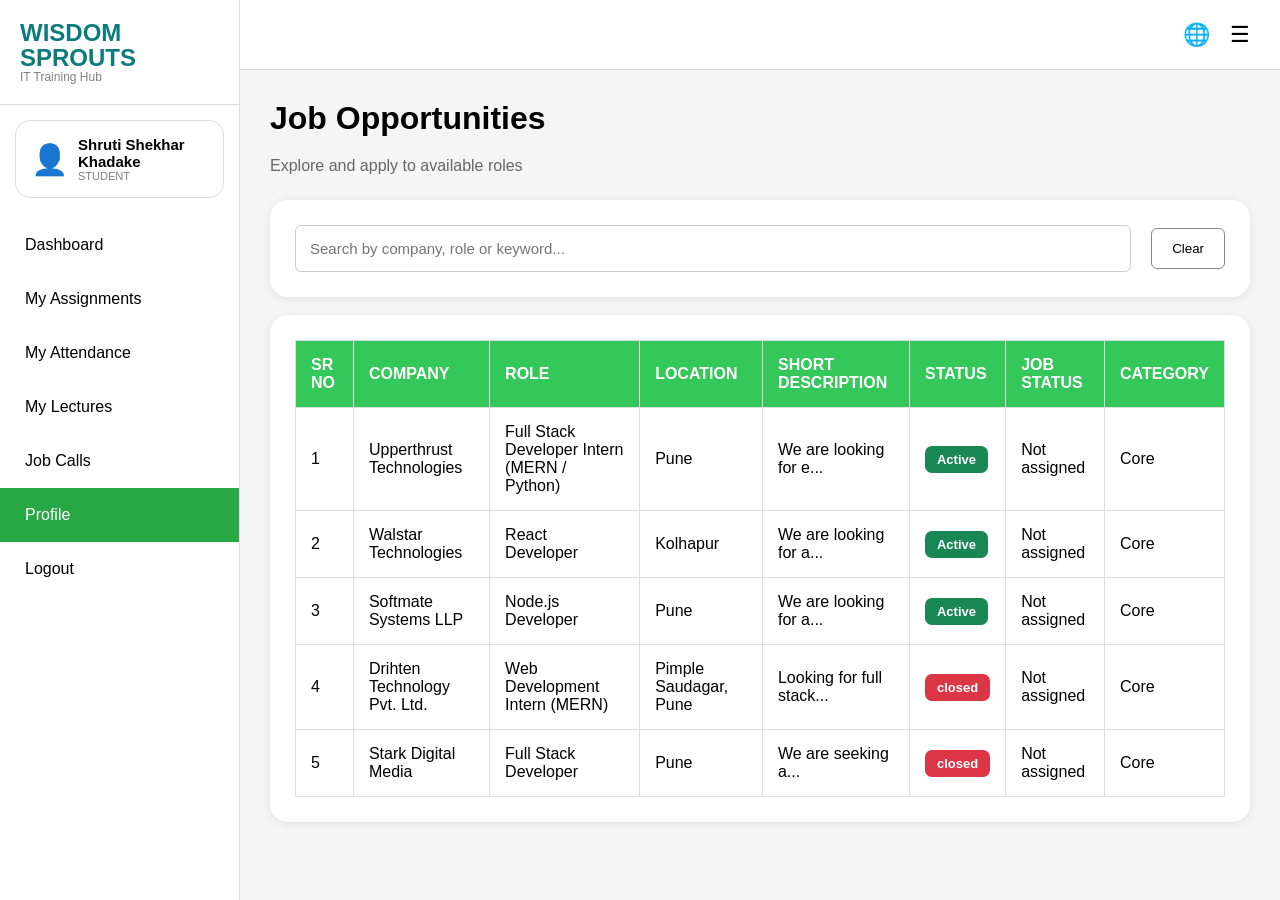
<file: jobcalls.html>
<!DOCTYPE html>
<html lang="en">

<head>

  <meta charset="UTF-8">

  <meta name="viewport" content="width=device-width, initial-scale=1.0">

  <title>Profile</title>

  <link rel="stylesheet" href="style.css">

</head>

<body>

  <div class="container">

    <!-- Sidebar -->

    <div class="sidebar">

      <div class="logo">
        <h2>WISDOM</h2>
        <h2>SPROUTS</h2>
        <p>IT Training Hub</p>
      </div>

      <div class="profile-card">

        <div class="profile-icon">
          👤
        </div>

        <div>
          <h3>Shruti Shekhar Khadake</h3>
          <p>STUDENT</p>
        </div>

      </div>

      <ul class="menu">

        <li>
          <a href="Dashboard.html">Dashboard</a>
        </li>

        <li>
          <a href="assignment.html">My Assignments</a>
        </li>

        <li>
          <a href="attendance.html">My Attendance</a>
        </li>

        <li>
          <a href="lectures.html">My Lectures</a>
        </li>

        <li>
          <a href="jobcalls.html">Job Calls</a>
        </li>

        <li class="active">
          <a href="profile.html">Profile</a>
        </li>

        <li>
          <a href="#">Logout</a>
        </li>

      </ul>

    </div>

    <!-- Main -->

    <div class="main">

      <!-- Navbar -->

      <div class="navbar">

        <span>🌐</span>

        <span>☰</span>

      </div>

       <!-- Content -->

      <div class="content">

        <h1 style="color:black;">
          Job Opportunities
        </h1>

        <p style="margin-bottom:25px;color:#666;">
          Explore and apply to available roles
        </p>

        <!-- Search Card -->

        <div class="card">

          <div
            style="
              display:flex;
              gap:20px;
              align-items:center;
            "
          >

            <input
              type="text"
              id="searchInput"
              placeholder="Search by company, role or keyword..."
              style="
                flex:1;
                padding:14px;
                border:1px solid #ccc;
                border-radius:6px;
                font-size:15px;
              "
            >

            <button
              id="clearBtn"
              style="
                padding:12px 20px;
                border:1px solid #888;
                background:white;
                border-radius:6px;
                cursor:pointer;
              "
            >
              Clear
            </button>

          </div>

        </div>

        <br>

        <!-- Table Card -->

        <div class="card">

          <table>

            <thead>

              <tr>

                <th>SR NO</th>

                <th>COMPANY</th>

                <th>ROLE</th>

                <th>LOCATION</th>

                <th>SHORT DESCRIPTION</th>

                <th>STATUS</th>

                <th>JOB STATUS</th>

                <th>CATEGORY</th>

              </tr>

            </thead>

            <tbody id="jobTable">

              <tr>

                <td>1</td>

                <td>Upperthrust Technologies</td>

                <td>Full Stack Developer Intern (MERN / Python)</td>

                <td>Pune</td>

                <td>We are looking for e...</td>

                <td>
                  <span class="active-status">
                    Active
                  </span>
                </td>

                <td>Not assigned</td>

                <td>Core</td>

              </tr>

              <tr>

                <td>2</td>

                <td>Walstar Technologies</td>

                <td>React Developer</td>

                <td>Kolhapur</td>

                <td>We are looking for a...</td>

                <td>
                  <span class="active-status">
                    Active
                  </span>
                </td>

                <td>Not assigned</td>

                <td>Core</td>

              </tr>

              <tr>

                <td>3</td>

                <td>Softmate Systems LLP</td>

                <td>Node.js Developer</td>

                <td>Pune</td>

                <td>We are looking for a...</td>

                <td>
                  <span class="active-status">
                    Active
                  </span>
                </td>

                <td>Not assigned</td>

                <td>Core</td>

              </tr>

              <tr>

                <td>4</td>

                <td>Drihten Technology Pvt. Ltd.</td>

                <td>Web Development Intern (MERN)</td>

                <td>Pimple Saudagar, Pune</td>

                <td>Looking for full stack...</td>

                <td>
                  <span class="closed-status">
                   closed
                  </span>
                </td>

                <td>Not assigned</td>

                <td>Core</td>

              </tr>

              <tr>

                <td>5</td>

                <td>Stark Digital Media</td>

                <td>Full Stack Developer</td>

                <td>Pune</td>

                <td>We are seeking a...</td>

                <td>
                  <span class="closed-status">
                    closed
                  </span>
                </td>

                <td>Not assigned</td>

                <td>Core</td>

              </tr>

            </tbody>

          </table>

        </div>

      </div>

    </div>

  </div>

  <script src="script.js"></script>

</body>

</html>
</file>
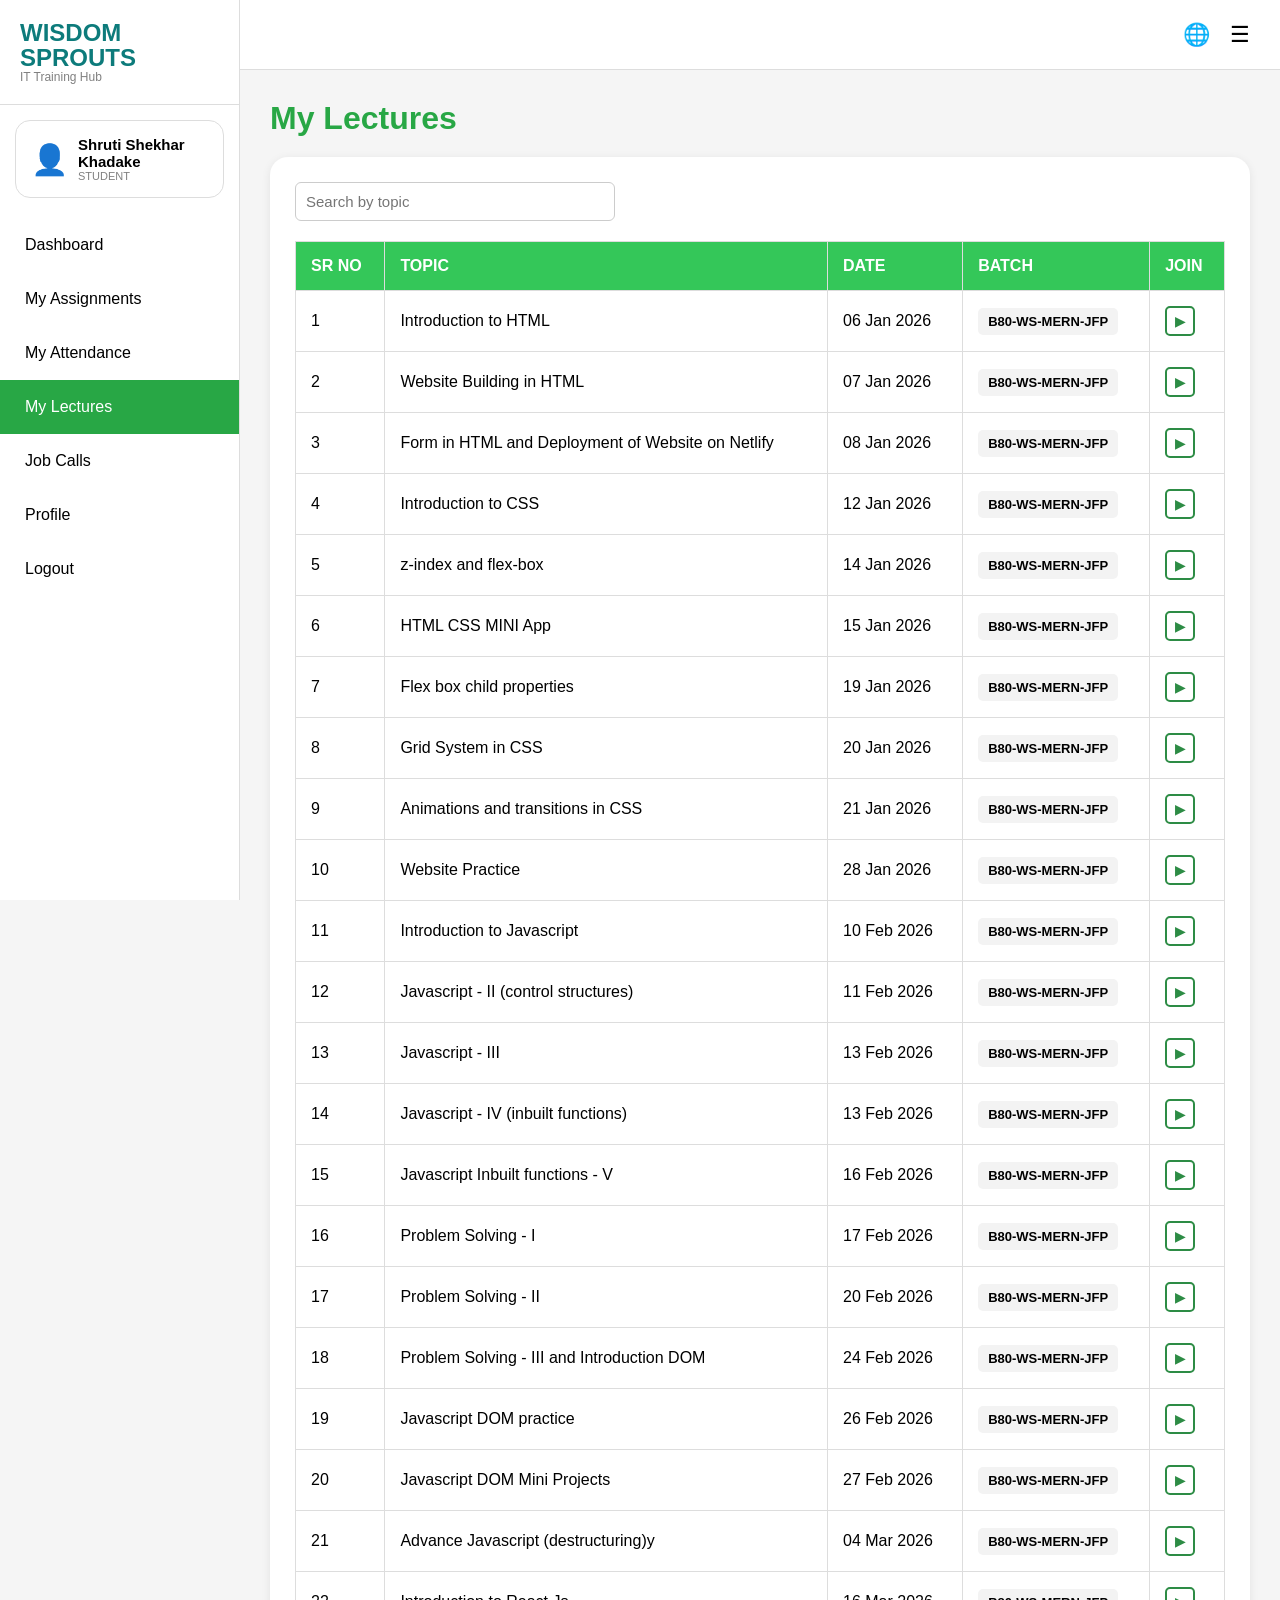
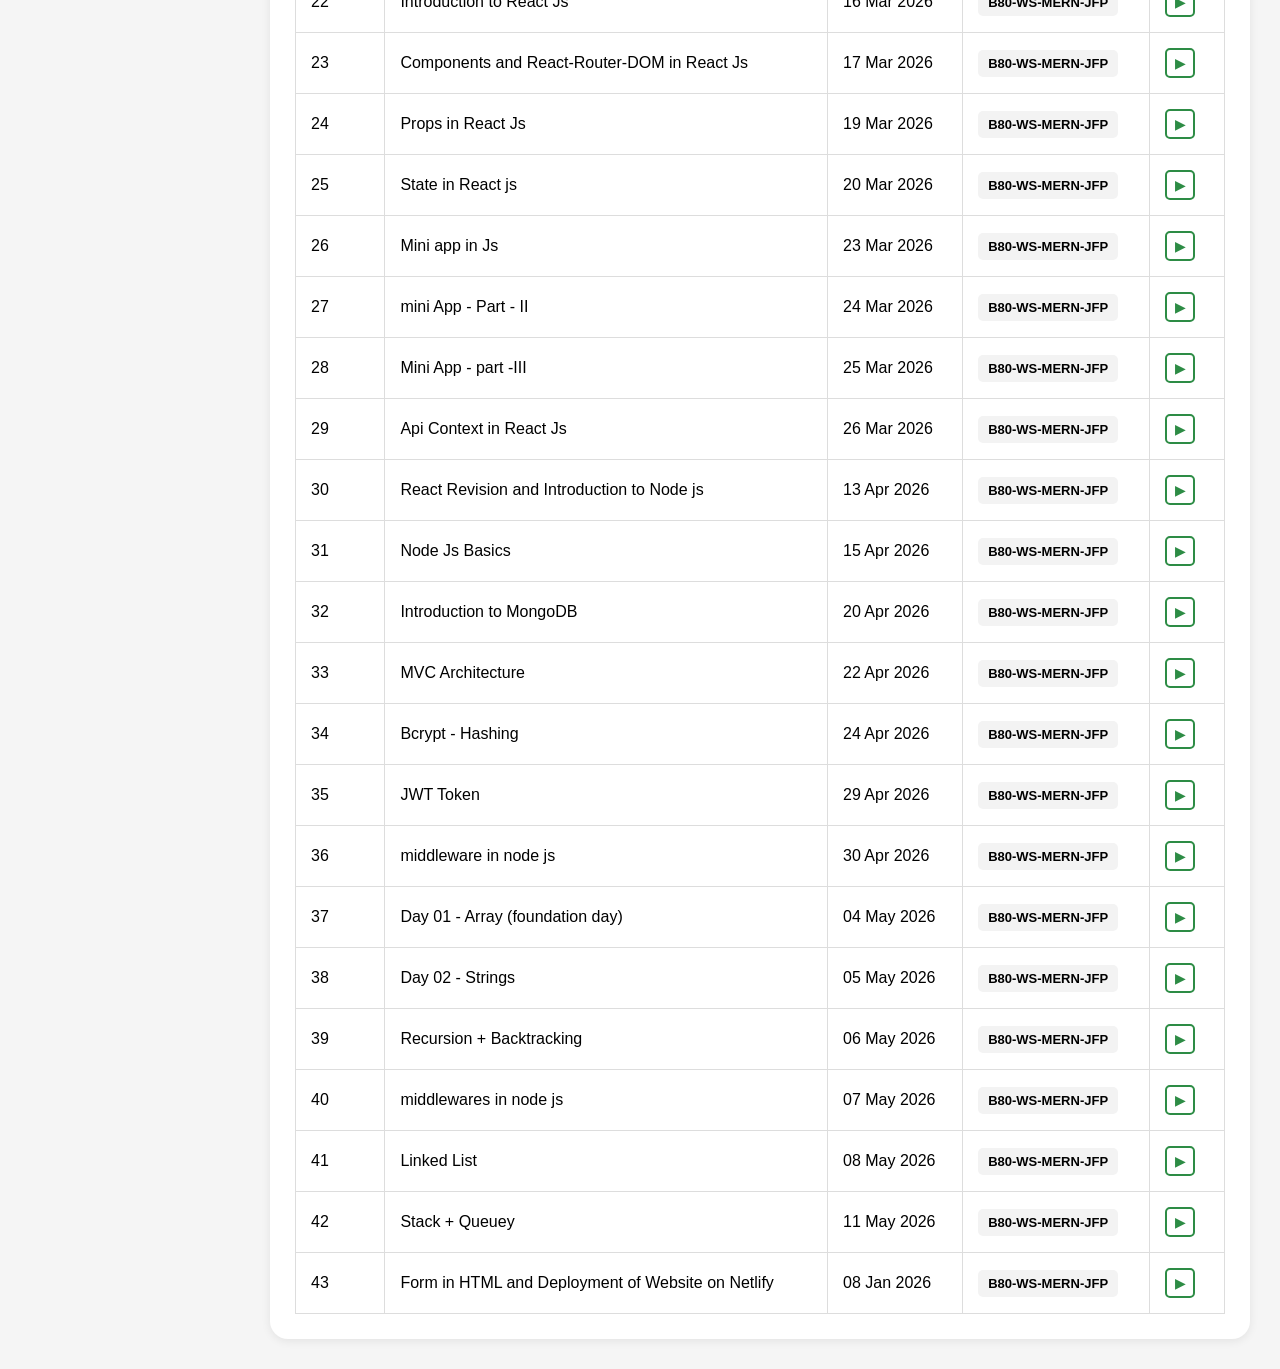
<file: lectures.html>
<!DOCTYPE html>
<html lang="en">

<head>
  <meta charset="UTF-8">
  <meta name="viewport" content="width=device-width, initial-scale=1.0">
  <title>Attendance Dashboard</title>
  <link rel="stylesheet" href="style.css">
</head>

<body>

  <div class="container">

    <!-- Sidebar -->
    <div class="sidebar">

      <div class="logo">
        <h2>WISDOM</h2>
        <h2>SPROUTS</h2>
        <p>IT Training Hub</p>
      </div>

      <div class="profile-card">

        <div class="profile-icon">
          👤
        </div>

        <div>
          <h3>Shruti Shekhar Khadake</h3>
          <p>STUDENT</p>
        </div>

      </div>

      
<ul class="menu">

  <li>
    <a href="Dashboard.html">Dashboard</a>
  </li>

  <li>
    <a href="assignment.html">My Assignments</a>
  </li>

  <li >
    <a href="attendance.html">My Attendance</a>
  </li>

  <li class="active">
    <a href="lectures.html">My Lectures</a>
  </li>

  <li>
    <a href="jobcalls.html">Job Calls</a>
  </li>

  <li>
    <a href="profile.html">Profile</a>
  </li>

  <li>
    <a href="#">Logout</a>
  </li>

</ul>



    </div>

    <!-- Main Content -->
    <div class="main">

      <!-- Navbar -->
      <div class="navbar">
        <span>🌐</span>
        <span>☰</span>
      </div>

       <!-- Content -->

      <div class="content">

        <h1>My Lectures</h1>

        <div class="card">

          <!-- Search -->

          <div class="search-box">

            <input
              type="text"
              placeholder="Search by topic"
            >

          </div>

          <!-- Table -->

          <table>

            <thead>

              <tr>

                <th>SR NO</th>

                <th>TOPIC</th>

                <th>DATE</th>

                <th>BATCH</th>

                <th>JOIN</th>

              </tr>

            </thead>

            <tbody>

              <tr>
                <td>1</td>
                <td>Introduction to HTML</td>
                <td>06 Jan 2026</td>
                <td>
                  <span class="batch">
                    B80-WS-MERN-JFP
                  </span>
                </td>
                <td>

  <a href="video.html">

    <button class="join-btn">
      ▶
    </button>

  </a>

</td>
              </tr>

              <tr>
                <td>2</td>
                <td>Website Building in HTML</td>
                <td>07 Jan 2026</td>
                <td>
                  <span class="batch">
                    B80-WS-MERN-JFP
                  </span>
                </td>
                <td>

  <a href="video.html">

    <button class="join-btn">
      ▶
    </button>

  </a>

</td>
              </tr>

              <tr>
                <td>3</td>
                <td>Form in HTML and Deployment of Website on Netlify</td>
                <td>08 Jan 2026</td>
                <td>
                  <span class="batch">
                    B80-WS-MERN-JFP
                  </span>
                </td>
                <td>

  <a href="video.html">

    <button class="join-btn">
      ▶
    </button>

  </a>

    </td>
              </tr>

              <tr>
                <td>4</td>
                <td>Introduction to CSS</td>
                <td>12 Jan 2026</td>
                <td>
                  <span class="batch">
                    B80-WS-MERN-JFP
                  </span>
                </td>
                <td>

  <a href="video.html">

    <button class="join-btn">
      ▶
    </button>

  </a>

</td>
              </tr>

              <tr>
                <td>5</td>
                <td>z-index and flex-box</td>
                <td>14 Jan 2026</td>
                <td>
                  <span class="batch">
                    B80-WS-MERN-JFP
                  </span>
                </td>
                <td>

  <a href="video.html">

    <button class="join-btn">
      ▶
    </button>

  </a>

    </td>
            
    </tr>

              <tr>
                <td>6</td>
                <td>HTML CSS MINI App</td>
                <td>15 Jan 2026</td>
                <td>
                  <span class="batch">
                    B80-WS-MERN-JFP
                  </span>
                </td>
                <td>

  <a href="video.html">

    <button class="join-btn">
      ▶
    </button>

  </a>

    </td>

    </tr>

              <tr>
                <td>7</td>
                <td>Flex box child properties</td>
                <td>19 Jan 2026</td>
                <td>
                  <span class="batch">
                    B80-WS-MERN-JFP
                  </span>
                </td>
                <td>

  <a href="video.html">

    <button class="join-btn">
      ▶
    </button>

  </a>

    </td>
    </tr>

              <tr>
                <td>8</td>
                <td>Grid System in CSS</td>
                <td>20 Jan 2026</td>
                <td>
                  <span class="batch">
                    B80-WS-MERN-JFP
                  </span>
                </td>
                <td>

  <a href="video.html">

    <button class="join-btn">
      ▶
    </button>

  </a>

    </td>
    </tr>

              <tr>
                <td>9</td>
                <td>Animations and transitions in CSS</td>
                <td>21 Jan 2026</td>
                <td>
                  <span class="batch">
                    B80-WS-MERN-JFP
                  </span>
                </td>
                <td>

  <a href="video.html">

    <button class="join-btn">
      ▶
    </button>

  </a>

    </td>
    </tr>

              <tr>
                <td>10</td>
                <td>Website Practice</td>
                <td>28 Jan 2026</td>
                <td>
                  <span class="batch">
                    B80-WS-MERN-JFP
                  </span>
                </td>
                <td>

  <a href="video.html">

    <button class="join-btn">
      ▶
    </button>

  </a>

    </td>
    </tr>

              <tr>
                <td>11</td>
                <td>Introduction to Javascript</td>
                <td>10 Feb 2026</td>
                <td>
                  <span class="batch">
                    B80-WS-MERN-JFP
                  </span>
                </td>
                <td>

  <a href="video.html">

    <button class="join-btn">
      ▶
    </button>

  </a>

    </td>
    </tr>

              <tr>
                <td>12</td>
                <td>Javascript - II (control structures)</td>
                <td>11 Feb 2026</td>
                <td>
                  <span class="batch">
                    B80-WS-MERN-JFP
                  </span>
                </td>
                <td>

  <a href="video.html">

    <button class="join-btn">
      ▶
    </button>

  </a>

    </td>
    </tr>

              <tr>
                <td>13</td>
                <td>Javascript - III</td>
                <td>13 Feb 2026</td>
                <td>
                  <span class="batch">
                    B80-WS-MERN-JFP
                  </span>
                </td>
                <td>

  <a href="video.html">

    <button class="join-btn">
      ▶
    </button>

  </a>

    </td>
    </tr>

              <tr>
                <td>14</td>
                <td>Javascript - IV (inbuilt functions)</td>
                <td>13 Feb 2026</td>
                <td>
                  <span class="batch">
                    B80-WS-MERN-JFP
                  </span>
                </td>
                <td>

  <a href="video.html">

    <button class="join-btn">
      ▶
    </button>

  </a>

    </td>
    </tr>

              <tr>
                <td>15</td>
                <td>Javascript Inbuilt functions - V</td>
                <td>16 Feb 2026</td>
                <td>
                  <span class="batch">
                    B80-WS-MERN-JFP
                  </span>
                </td>
                <td>

  <a href="video.html">

    <button class="join-btn">
      ▶
    </button>

  </a>

    </td>
    </tr>

              <tr>
                <td>16</td>
                <td>Problem Solving - I</td>
                <td>17 Feb 2026</td>
                <td>
                  <span class="batch">
                    B80-WS-MERN-JFP
                  </span>
                </td>
                <td>

  <a href="video.html">

    <button class="join-btn">
      ▶
    </button>

  </a>

    </td>
    </tr>

              <tr>
                <td>17</td>
                <td>Problem Solving - II</td>
                <td>20 Feb 2026</td>
                <td>
                  <span class="batch">
                    B80-WS-MERN-JFP
                  </span>
                </td>
                <td>

  <a href="video.html">

    <button class="join-btn">
      ▶
    </button>

  </a>

    </td>
    </tr>

              <tr>
                <td>18</td>
                <td>Problem Solving - III and Introduction DOM</td>
                <td>24 Feb 2026</td>
                <td>
                  <span class="batch">
                    B80-WS-MERN-JFP
                  </span>
                </td>
                <td>

  <a href="video.html">

    <button class="join-btn">
      ▶
    </button>

  </a>

    </td>
    </tr>

              <tr>
                <td>19</td>
                <td>Javascript DOM practice</td>
                <td>26 Feb 2026</td>
                <td>
                  <span class="batch">
                    B80-WS-MERN-JFP
                  </span>
                </td>
                <td>

  <a href="video.html">

    <button class="join-btn">
      ▶
    </button>

  </a>

    </td>
    </tr>

              <tr>
                <td>20</td>
                <td>Javascript DOM Mini Projects</td>
                <td>27 Feb 2026</td>
                <td>
                  <span class="batch">
                    B80-WS-MERN-JFP
                  </span>
                </td>
                <td>

  <a href="video.html">

    <button class="join-btn">
      ▶
    </button>

  </a>

    </td>
    </tr>

              <tr>
                <td>21</td>
                <td>Advance Javascript (destructuring)y</td>
                <td>04 Mar 2026</td>
                <td>
                  <span class="batch">
                    B80-WS-MERN-JFP
                  </span>
                </td>
                <td>

  <a href="video.html">

    <button class="join-btn">
      ▶
    </button>

  </a>

    </td>
    </tr>

              <tr>
                <td>22</td>
                <td>Introduction to React Js</td>
                <td>16 Mar 2026</td>
                <td>
                  <span class="batch">
                    B80-WS-MERN-JFP
                  </span>
                </td>
                <td>

  <a href="video.html">

    <button class="join-btn">
      ▶
    </button>

  </a>

    </td>
    </tr>

              <tr>
                <td>23</td>
                <td>Components and React-Router-DOM in React Js</td>
                <td>17 Mar 2026</td>
                <td>
                  <span class="batch">
                    B80-WS-MERN-JFP
                  </span>
                </td>
                <td>

  <a href="video.html">

    <button class="join-btn">
      ▶
    </button>

  </a>

    </td>
    </tr>

              <tr>
                <td>24</td>
                <td>Props in React Js</td>
                <td>19 Mar 2026</td>
                <td>
                  <span class="batch">
                    B80-WS-MERN-JFP
                  </span>
                </td>
                <td>

  <a href="video.html">

    <button class="join-btn">
      ▶
    </button>

  </a>

    </td>
    </tr>

              <tr>
                <td>25</td>
                <td>State in React js</td>
                <td>20 Mar 2026</td>
                <td>
                  <span class="batch">
                    B80-WS-MERN-JFP
                  </span>
                </td>
                <td>

  <a href="video.html">

    <button class="join-btn">
      ▶
    </button>

  </a>

    </td>
    </tr>

              <tr>
                <td>26</td>
                <td>Mini app in Js</td>
                <td> 23 Mar 2026</td>
                <td>
                  <span class="batch">
                    B80-WS-MERN-JFP
                  </span>
                </td>
                <td>

  <a href="video.html">

    <button class="join-btn">
      ▶
    </button>

  </a>

    </td>
    </tr>

              <tr>
                <td>27</td>
                <td>mini App - Part - II</td>
                <td>24 Mar 2026</td>
                <td>
                  <span class="batch">
                    B80-WS-MERN-JFP
                  </span>
                </td>
                <td>

  <a href="video.html">

    <button class="join-btn">
      ▶
    </button>

  </a>

    </td>
    </tr>

              <tr>
                <td>28</td>
                <td>Mini App - part -III</td>
                <td>25 Mar 2026</td>
                <td>
                  <span class="batch">
                    B80-WS-MERN-JFP
                  </span>
                </td>
                <td>

  <a href="video.html">

    <button class="join-btn">
      ▶
    </button>

  </a>

    </td>
    </tr>

              <tr>
                <td>29</td>
                <td>Api Context in React Js</td>
                <td>26 Mar 2026</td>
                <td>
                  <span class="batch">
                    B80-WS-MERN-JFP
                  </span>
                </td>
                <td>

  <a href="video.html">

    <button class="join-btn">
      ▶
    </button>

  </a>

    </td>
    </tr>

              <tr>
                <td>30</td>
                <td>React Revision and Introduction to Node js</td>
                <td>13 Apr 2026</td>
                <td>
                  <span class="batch">
                    B80-WS-MERN-JFP
                  </span>
                </td>
                <td>

  <a href="video.html">

    <button class="join-btn">
      ▶
    </button>

  </a>

    </td>
    </tr>

              <tr>
                <td>31</td>
                <td>Node Js Basics</td>
                <td>15 Apr 2026</td>
                <td>
                  <span class="batch">
                    B80-WS-MERN-JFP
                  </span>
                </td>
                <td>

  <a href="video.html">

    <button class="join-btn">
      ▶
    </button>

  </a>

    </td>
    </tr>

              <tr>
                <td>32</td>
                <td>Introduction to MongoDB</td>
                <td>20 Apr 2026</td>
                <td>
                  <span class="batch">
                    B80-WS-MERN-JFP
                  </span>
                </td>
                <td>

  <a href="video.html">

    <button class="join-btn">
      ▶
    </button>

  </a>

    </td>
    </tr>

              <tr>
                <td>33</td>
                <td>MVC Architecture</td>
                <td>22 Apr 2026</td>
                <td>
                  <span class="batch">
                    B80-WS-MERN-JFP
                  </span>
                </td>
                <td>

  <a href="video.html">

    <button class="join-btn">
      ▶
    </button>

  </a>

    </td>
    </tr>

              <tr>
                <td>34</td>
                <td>Bcrypt - Hashing</td>
                <td>24 Apr 2026</td>
                <td>
                  <span class="batch">
                    B80-WS-MERN-JFP
                  </span>
                </td>
                <td>

  <a href="video.html">

    <button class="join-btn">
      ▶
    </button>

  </a>

    </td>
    </tr>

              <tr>
                <td>35</td>
                <td>JWT Token</td>
                <td>29 Apr 2026</td>
                <td>
                  <span class="batch">
                    B80-WS-MERN-JFP
                  </span>
                </td>
                <td>

  <a href="video.html">

    <button class="join-btn">
      ▶
    </button>

  </a>

    </td>
    </tr>

              <tr>
                <td>36</td>
                <td>middleware in node js</td>
                <td>30 Apr 2026</td>
                <td>
                  <span class="batch">
                    B80-WS-MERN-JFP
                  </span>
                </td>
                <td>

  <a href="video.html">

    <button class="join-btn">
      ▶
    </button>

  </a>

    </td>
    </tr>

              <tr>
                <td>37</td>
                <td>Day 01 - Array (foundation day)</td>
                <td>04 May 2026</td>
                <td>
                  <span class="batch">
                    B80-WS-MERN-JFP
                  </span>
                </td>
                <td>

  <a href="video.html">

    <button class="join-btn">
      ▶
    </button>

  </a>

    </td>
    </tr>

              <tr>
                <td>38</td>
                <td>Day 02 - Strings</td>
                <td>05 May 2026</td>
                <td>
                  <span class="batch">
                    B80-WS-MERN-JFP
                  </span>
                </td>
                <td>

  <a href="video.html">

    <button class="join-btn">
      ▶
    </button>

  </a>

    </td>
    </tr>

              <tr>
                <td>39</td>
                <td>Recursion + Backtracking</td>
                <td>06 May 2026</td>
                <td>
                  <span class="batch">
                    B80-WS-MERN-JFP
                  </span>
                </td>
                <td>

  <a href="video.html">

    <button class="join-btn">
      ▶
    </button>

  </a>

    </td>
    </tr>

              <tr>
                <td>40</td>
                <td>middlewares in node js</td>
                <td>07 May 2026</td>
                <td>
                  <span class="batch">
                    B80-WS-MERN-JFP
                  </span>
                </td>
                <td>

  <a href="video.html">

    <button class="join-btn">
      ▶
    </button>

  </a>

    </td>
    </tr>

              <tr>
                <td>41</td>
                <td>Linked List</td>
                <td>08 May 2026</td>
                <td>
                  <span class="batch">
                    B80-WS-MERN-JFP
                  </span>
                </td>
                <td>

  <a href="video.html">

    <button class="join-btn">
      ▶
    </button>

  </a>

    </td>
    </tr>

              <tr>
                <td>42</td>
                <td>Stack + Queuey</td>
                <td>11 May 2026</td>
                <td>
                  <span class="batch">
                    B80-WS-MERN-JFP
                  </span>
                </td>
                <td>

  <a href="video.html">

    <button class="join-btn">
      ▶
    </button>

  </a>

    </td>

    </tr>

              <tr>
                <td>43</td>
                <td>Form in HTML and Deployment of Website on Netlify</td>
                <td>08 Jan 2026</td>
                <td>
                  <span class="batch">
                    B80-WS-MERN-JFP
                  </span>
                </td>
                <td>

  <a href="video.html">

    <button class="join-btn">
      ▶
    </button>

  </a>

    </td>
    </tr>

            </tbody>

          </table>

        </div>

      </div>

    </div>

  </div>

</body>

</html>
</file>
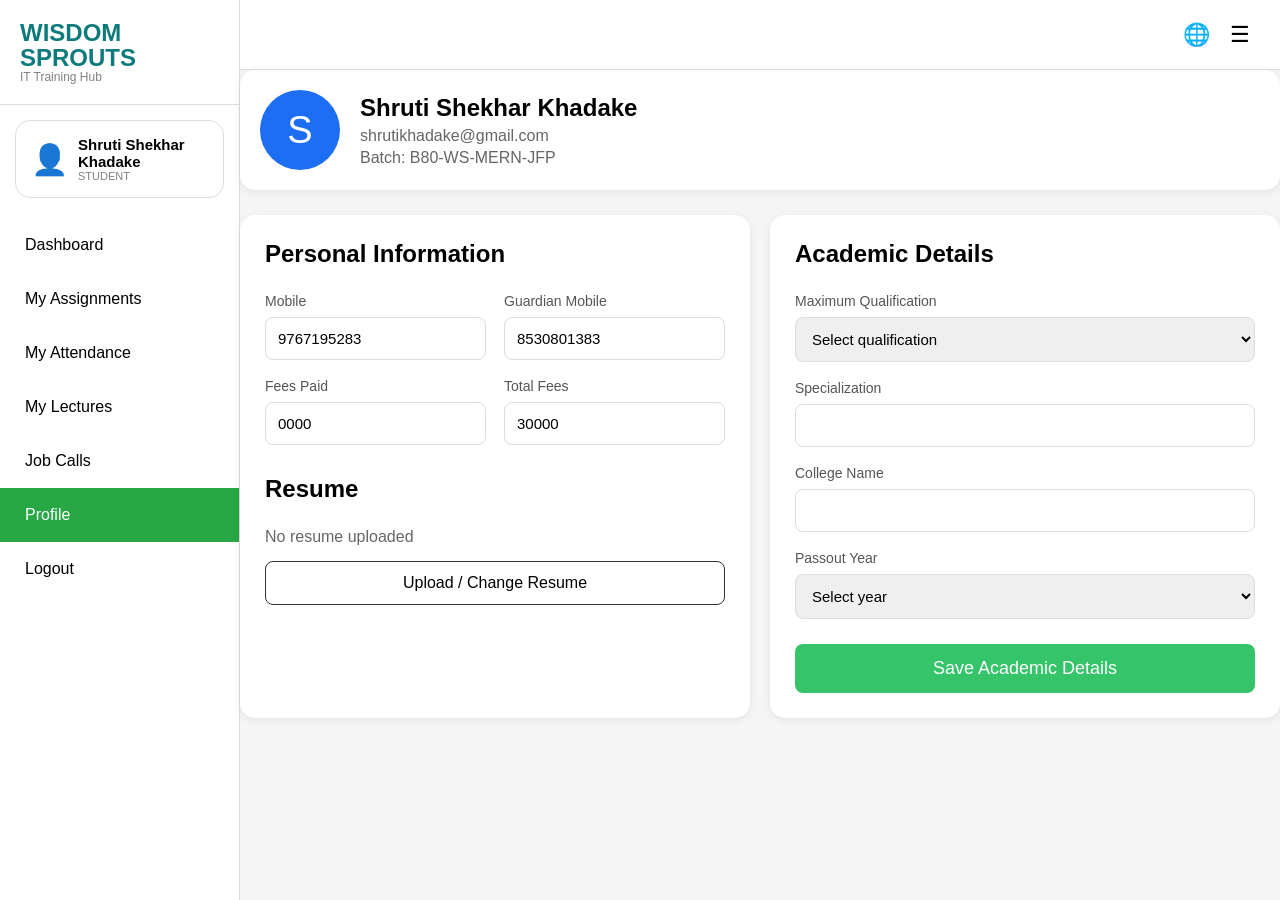
<file: profile.html>
<!DOCTYPE html>
<html lang="en">

<head>

  <meta charset="UTF-8">

  <meta name="viewport" content="width=device-width, initial-scale=1.0">

  <title>Profile</title>

  <link rel="stylesheet" href="style.css">

</head>

<body>

  <div class="container">

    <!-- Sidebar -->

    <div class="sidebar">

      <div class="logo">
        <h2>WISDOM</h2>
        <h2>SPROUTS</h2>
        <p>IT Training Hub</p>
      </div>

      <div class="profile-card">

        <div class="profile-icon">
          👤
        </div>

        <div>
          <h3>Shruti Shekhar Khadake</h3>
          <p>STUDENT</p>
        </div>

      </div>

      <ul class="menu">

        <li>
          <a href="Dashboard.html">Dashboard</a>
        </li>

        <li>
          <a href="assignment.html">My Assignments</a>
        </li>

        <li>
          <a href="attendance.html">My Attendance</a>
        </li>

        <li>
          <a href="lectures.html">My Lectures</a>
        </li>

        <li>
          <a href="jobcalls.html">Job Calls</a>
        </li>

        <li class="active">
          <a href="profile.html">Profile</a>
        </li>

        <li>
          <a href="#">Logout</a>
        </li>

      </ul>

    </div>

    <!-- Main -->

    <div class="main">

      <!-- Navbar -->

      <div class="navbar">

        <span>🌐</span>

        <span>☰</span>

      </div>

      <!-- Top Profile -->

      <div class="top-profile">

        <div class="avatar">
          S
        </div>

        <div>

          <h2>Shruti Shekhar Khadake</h2>

          <p>shrutikhadake@gmail.com</p>

          <p>Batch: B80-WS-MERN-JFP</p>

        </div>

      </div>

      <!-- Profile Content -->

      <div class="profile-content">

        <!-- Left -->

        <div class="info-card">

          <h2>Personal Information</h2>

          <div class="input-grid">

            <div>

              <label>Mobile</label>

              <input
                type="text"
                value="9767195283"
              >

            </div>

            <div>

              <label>Guardian Mobile</label>

              <input
                type="text"
                value="8530801383"
              >

            </div>

            <div>

              <label>Fees Paid</label>

              <input
                type="text"
                value="0000"
              >

            </div>

            <div>

              <label>Total Fees</label>

              <input
                type="text"
                value="30000"
              >

            </div>

          </div>

          <!-- Resume -->

          <div class="resume-section">

            <h2>Resume</h2>

            <p>No resume uploaded</p>

            <button class="upload-btn">

              Upload / Change Resume

            </button>

          </div>

        </div>

        <!-- Right -->

        <div class="info-card">

          <h2>Academic Details</h2>

          <div class="form-group">

            <label>Maximum Qualification</label>

            <select>

              <option>Select qualification</option>

              <option>BCA</option>

              <option>BSc</option>

              <option>BTech</option>

            </select>

          </div>

          <br>

          <div class="form-group">

            <label>Specialization</label>

            <input type="text">

          </div>

          <br>

          <div class="form-group">

            <label>College Name</label>

            <input type="text">

          </div>

          <br>

          <div class="form-group">

            <label>Passout Year</label>

            <select>

              <option>Select year</option>

              <option>2023</option>

              <option>2024</option>

              <option>2025</option>

            </select>

          </div>

          <button class="save-btn">

            Save Academic Details

          </button>

        </div>

      </div>

    </div>

  </div>

</body>

</html>
</file>
<file: style.css>
*{
  margin:0;
  padding:0;
  box-sizing:border-box;
  font-family:Arial, sans-serif;
}

body{
  background:#f5f5f5;
}

.container{
  display:flex;
  height:100vh;
}

/* Sidebar */

.sidebar{
  width:240px;
  background:white;
  border-right:1px solid #ddd;
}

.logo{
  padding:20px;
  border-bottom:1px solid #ddd;
}

.logo h2{
  color:#0d7b7b;
  line-height:25px;
}

.logo p{
  font-size:12px;
  color:gray;
}

.profile-card{
  margin:15px;
  border:1px solid #ddd;
  border-radius:15px;
  padding:15px;
  display:flex;
  align-items:center;
  gap:10px;
}

.profile-icon{
  font-size:30px;
  color:green;
}

.profile-card h3{
  font-size:15px;
}

.profile-card p{
  font-size:11px;
  color:gray;
}

.menu{
  list-style:none;
  margin-top:20px;
}

.menu li{
  padding:18px 25px;
  cursor:pointer;
}

.menu li:hover{
  background:#f0f0f0;
}

.active{
  background:#28a745;
  color:white;
}

/* Main */

.main{
  flex:1;
}

.navbar{
  height:70px;
  background:white;
  border-bottom:1px solid #ddd;
  display:flex;
  justify-content:flex-end;
  align-items:center;
  gap:20px;
  padding-right:30px;
  font-size:22px;
}

.content{
  padding:30px;
}

.content h1{
  color:#28a745;
  margin-bottom:20px;
}

.card{
  background:white;
  padding:25px;
  border-radius:15px;
}

.top-section{
  display:flex;
  justify-content:space-between;
  margin-bottom:20px;
}

.month-btn{
  background:#1d2d5a;
  color:white;
  border:none;
  padding:12px 20px;
  border-radius:5px;
  font-size:16px;
}

.add-btn{
  background:#28c35d;
  color:white;
  border:none;
  padding:12px 25px;
  border-radius:5px;
  font-size:18px;
  cursor:pointer;
}

table{
  width:100%;
  border-collapse:collapse;
}

thead{
  background:#2dbd5d;
  color:white;
}

th, td{
  padding:15px;
  border:1px solid #ddd;
  text-align:left;
}

.online{
  background:#19c3f3;
  color:white;
  padding:5px 10px;
  border-radius:5px;
  font-size:13px;
  font-weight:bold;
}

.absent{
  background:#ef3e4a;
  color:white;
  padding:5px 10px;
  border-radius:5px;
  font-size:13px;
  font-weight:bold;
}

/* Pagination */

.pagination-container{
  margin-top:20px;
  display:flex;
  justify-content:space-between;
  align-items:center;
}

.entries-box select{
  padding:8px 14px;
  border:1px solid #ccc;
  border-radius:5px;
  background:white;
  font-size:15px;
}

.pagination{
  display:flex;
  gap:8px;
}

.page-btn{
  border:1px solid #ddd;
  background:white;
  padding:10px 15px;
  cursor:pointer;
}

.page-btn:hover{
  background:#f0f0f0;
}

.active-page{
  background:#2dbd5d;
  color:white;
  border:none;
}
.month-dropdown{
  position: relative;
  display: inline-block;
}

.month-grid{
  position: absolute;
  top: 50px;
  left: 0;
  background: #111827;
  padding: 18px;
  border-radius: 10px;
  width: 230px;
  display: none;
  grid-template-columns: repeat(4,1fr);
  gap: 14px;
  z-index: 100;
  box-shadow: 0 5px 50px rgba(0,0,0,0.3);
}

.month-grid{
  position: absolute;
  top: 55px;
  left: 0;
  background: #0b1220;
  padding: 18px;
  border-radius: 12px;

  width: 300px;   /* increased width */

  display: none;
  grid-template-columns: repeat(4, 1fr);

  gap: 18px;
  z-index: 100;

  box-shadow: 0 5px 15px rgba(0,0,0,0.3);
}

.month-grid.show{
  display: grid;
}

.month-item{
  color: white;
  padding: 10px 12px;
  border-radius: 10px;
  text-align: center;
  cursor: pointer;
  transition: 0.3s;
  font-weight: 500;
}

.month-item:hover{
  background: #6366f1;
}

.active-month{
  background: #6366f1;
}

.month-item{
  color: white;
  padding: 8px;
  border-radius: 8px;
  text-align: center;
  cursor: pointer;
  transition: 0.3s;
}

.month-item:hover{
  background: #4f46e5;
}

.active-month{
  background: #6366f1;
}



.top-section{
  display:flex;
  justify-content:space-between;
  align-items:center;
  margin-bottom:20px;
}

.month-dropdown{
  position:relative;
}

.month-grid{
  position:absolute;
  top:55px;
  left:0;

  background:#111827;

  width:190px;

  padding:16px;

  border-radius:10px;

  display:none;

  grid-template-columns:repeat(4,1fr);

  gap:14px;

  z-index:1000;
}

.month-grid.show{
  display:grid;
}

.month-item{
  color:white;

  width:35px;
  height:35px;

  display:flex;
  justify-content:center;
  align-items:center;

  border-radius:8px;

  cursor:pointer;

  transition:0.3s;
}

.month-item:hover{
  background:#4f46e5;
}

.active-month{
  background:#6366f1;
}

/* =========================
   DASHBOARD PAGE
========================= */

.dashboard-page .content h1{
  color:#111827;
  margin-bottom:30px;
}

.dashboard-grid{
  display:grid;
  grid-template-columns:repeat(3,1fr);
  gap:25px;
}

.dashboard-card{
  padding:25px;
  border-radius:22px;
  color:white;
  display:flex;
  align-items:center;
  gap:20px;
  min-height:110px;
}

.card-icon{
  width:60px;
  height:60px;
  border-radius:18px;
  background:rgba(255,255,255,0.2);
  display:flex;
  justify-content:center;
  align-items:center;
  font-size:28px;
}

.dashboard-card h3{
  font-size:18px;
  margin-bottom:8px;
}

.dashboard-card p{
  font-size:30px;
  font-weight:bold;
}

.blue{
  background:linear-gradient(135deg,#4f46e5,#1d4ed8);
}

.green{
  background:linear-gradient(135deg,#34d399,#059669);
}

.yellow{
  background:linear-gradient(135deg,#facc15,#eab308);
}

.purple{
  background:linear-gradient(135deg,#7c3aed,#5b21b6);
}

.cyan{
  background:linear-gradient(135deg,#22d3ee,#0891b2);
}

/* =========================
   SIDEBAR MENU
========================= */

.menu{
  list-style:none;
  margin-top:20px;
  padding:0;
}

.menu li{
  padding:18px 25px;
  cursor:pointer;
  transition:0.3s;
}

.menu li a{
  text-decoration:none;
  color:inherit;
  display:flex;
  align-items:center;
  gap:12px;
  width:100%;
}

.menu li:hover{
  background:#28a745;
  color:white;
}

.menu li.active{
  background:#28a745;
  color:white;
}

/* =========================
   ASSIGNMENTS PAGE
========================= */

.assignments-page .content h1{
  color:#28c35d;
  margin-bottom:20px;
}

.search-box{
  margin-bottom:20px;
}

.search-box input{
  width:320px;
  padding:12px 15px;
  border:1px solid #ddd;
  border-radius:6px;
  font-size:15px;
  outline:none;
}

.pending{
  background:#f4b400;
  color:black;
  padding:6px 10px;
  border-radius:6px;
  font-size:13px;
  font-weight:bold;
}

table{
  width:100%;
  border-collapse:collapse;
}

thead{
  background:#34c759;
  color:white;
}

th{
  padding:15px;
  border:1px solid #ddd;
}

td{
  padding:15px;
  border:1px solid #ddd;
}

.card{
  background:white;
  padding:25px;
  border-radius:18px;
  box-shadow:0 2px 10px rgba(0,0,0,0.08);
}

tbody tr {
  cursor: pointer;
}

tbody tr:hover {
  background: #f1f1f1;
}

.details-card {
  margin-top: 20px;
  background: white;
  padding: 20px;
  border-radius: 10px;
}

.detail-header {
  display: flex;
  justify-content: space-between;
  align-items: center;
}

.submitted-btn {
  background: green;
  color: white;
  border: none;
  padding: 10px 15px;
  border-radius: 5px;
}

/* SEARCH BOX */

.search-box {
  margin-bottom: 20px;
}

.search-box input {
  width: 320px;
  padding: 10px;
  border: 1px solid #ccc;
  border-radius: 6px;
  outline: none;
}

/* LECTURE BATCH */

.batch {
  background: #f3f3f3;
  padding: 6px 10px;
  border-radius: 5px;
  font-size: 13px;
  font-weight: bold;
}

/* JOIN BUTTON */

.join-btn {
  border: 2px solid #2d8c45;
  background: white;
  color: #2d8c45;
  width: 30px;
  height: 30px;
  border-radius: 5px;
  cursor: pointer;
  font-size: 14px;
}

.join-btn:hover {
  background: #2d8c45;
  color: white;
}


/* =========================
   PROFILE PAGE
========================= */

.top-profile{
  background:white;
  padding:20px;
  border-radius:15px;
  display:flex;
  align-items:center;
  gap:20px;
  margin-bottom:25px;
  box-shadow:0 2px 8px rgba(0,0,0,0.08);
}

.avatar{
  width:80px;
  height:80px;
  border-radius:50%;
  background:#1d6ef2;
  color:white;
  display:flex;
  justify-content:center;
  align-items:center;
  font-size:38px;
}

.top-profile h2{
  margin-bottom:5px;
}

.top-profile p{
  color:#666;
  margin-top:4px;
}

.profile-content{
  display:grid;
  grid-template-columns:1fr 1fr;
  gap:20px;
}

.info-card{
  background:white;
  padding:25px;
  border-radius:15px;
  box-shadow:0 2px 8px rgba(0,0,0,0.08);
}

.info-card h2{
  margin-bottom:25px;
}

.input-grid{
  display:grid;
  grid-template-columns:1fr 1fr;
  gap:18px;
}

.input-grid div,
.form-group{
  display:flex;
  flex-direction:column;
}

label{
  margin-bottom:8px;
  color:#555;
  font-size:14px;
}

input,
select{
  padding:12px;
  border:1px solid #ddd;
  border-radius:8px;
  outline:none;
  font-size:15px;
}

.resume-section{
  margin-top:30px;
}

.resume-section p{
  margin:15px 0;
  color:#666;
}

.upload-btn{
  width:100%;
  padding:12px;
  background:white;
  border:1px solid #333;
  border-radius:8px;
  cursor:pointer;
  font-size:16px;
}

.save-btn{
  width:100%;
  padding:14px;
  margin-top:25px;
  border:none;
  border-radius:8px;
  background:#35c46a;
  color:white;
  font-size:18px;
  cursor:pointer;
}

.save-btn:hover{
  background:#2d8c45;
}


/* =========================
   JOB CALLS PAGE
========================= */

.active-status{
  background:#198754;
  color:white;
  padding:6px 12px;
  border-radius:7px;
  font-size:13px;
  font-weight:bold;
}

.closed-status{
  background:#dc3545;
  color:white;
  padding:6px 12px;
  border-radius:7px;
  font-size:13px;
  font-weight:bold;
}

#jobTable tr:hover{
  background:#f5f5f5;
}


.month-dropdown{
  position:relative;
}

.month-grid{
  position:absolute;
  top:60px;
  left:0;

  width:240px;

  background:#111827;

  padding:15px;

  border-radius:12px;

  display:none;

  grid-template-columns:repeat(4,1fr);

  gap:12px;

  z-index:9999;
}

.month-item{
  color:white;

  padding:10px;

  text-align:center;

  border-radius:8px;

  cursor:pointer;
}

.month-item:hover{
  background:#4f46e5;
}
</file>
